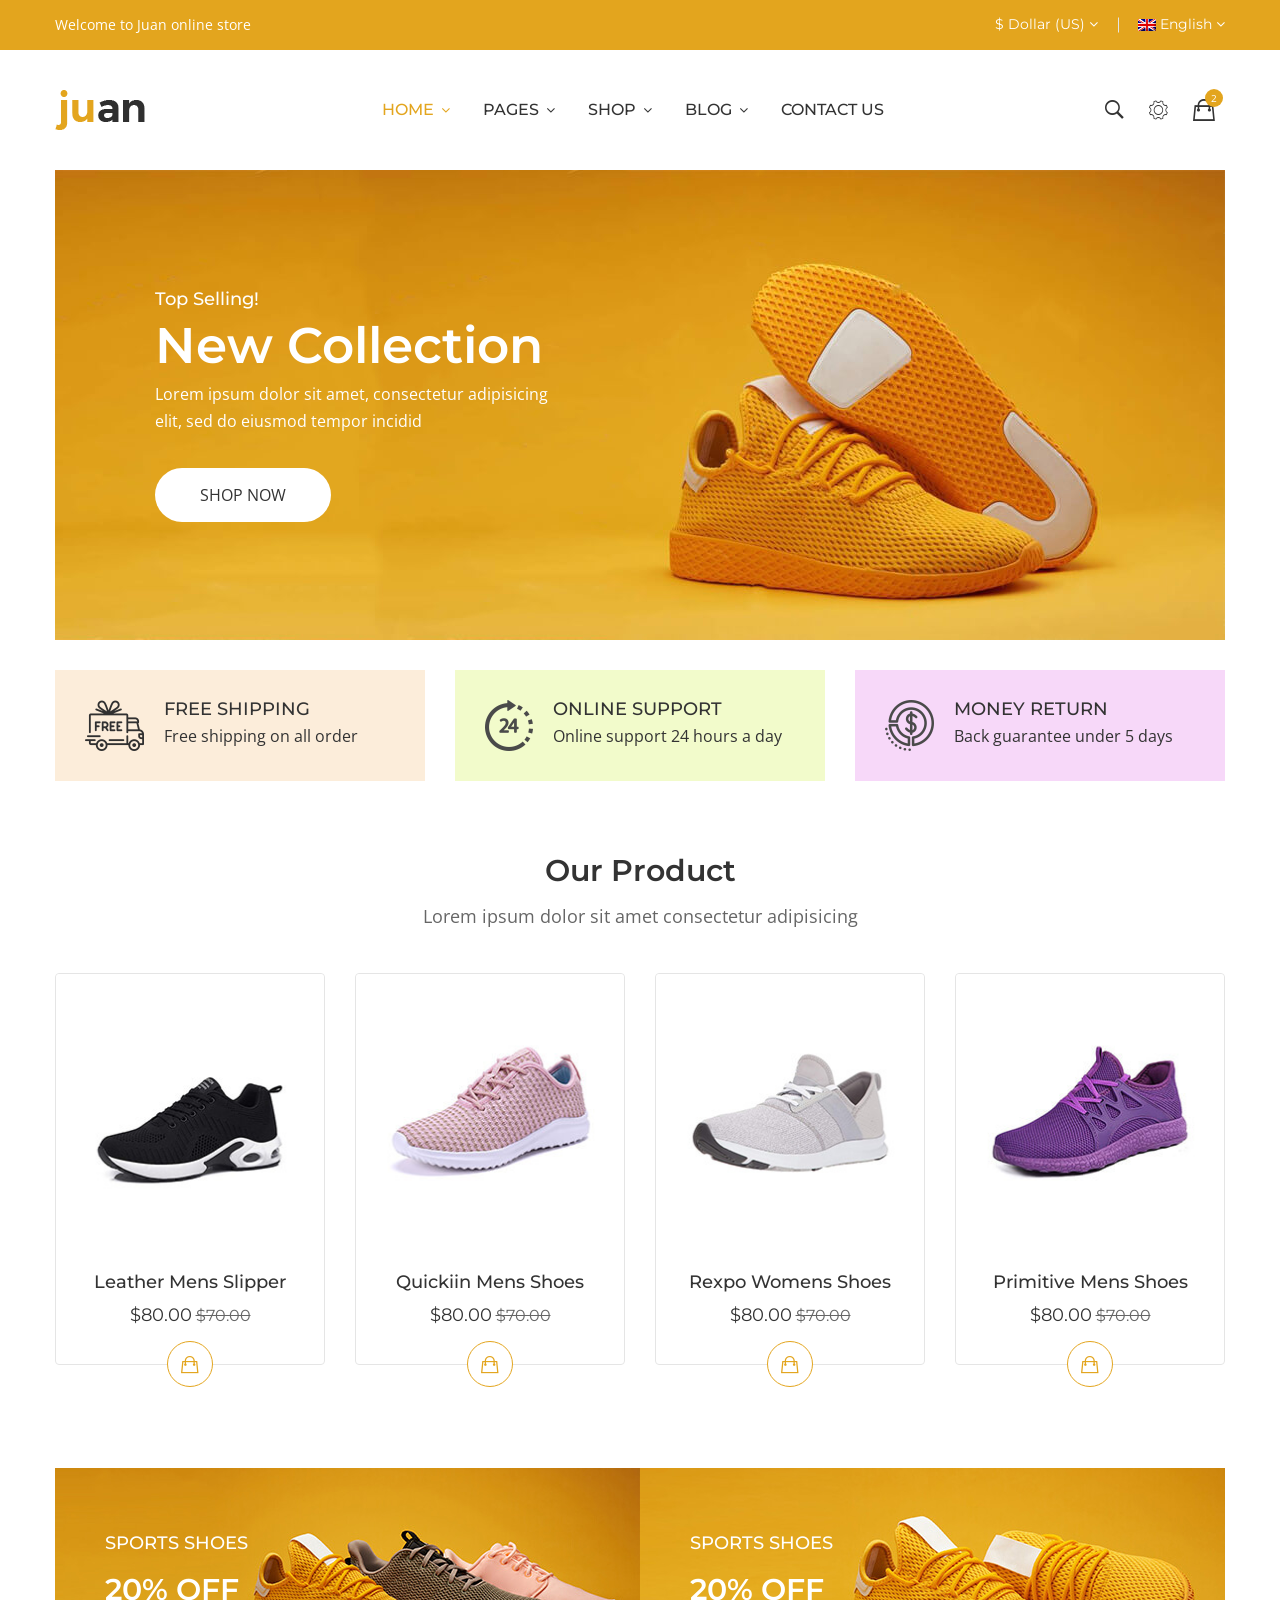
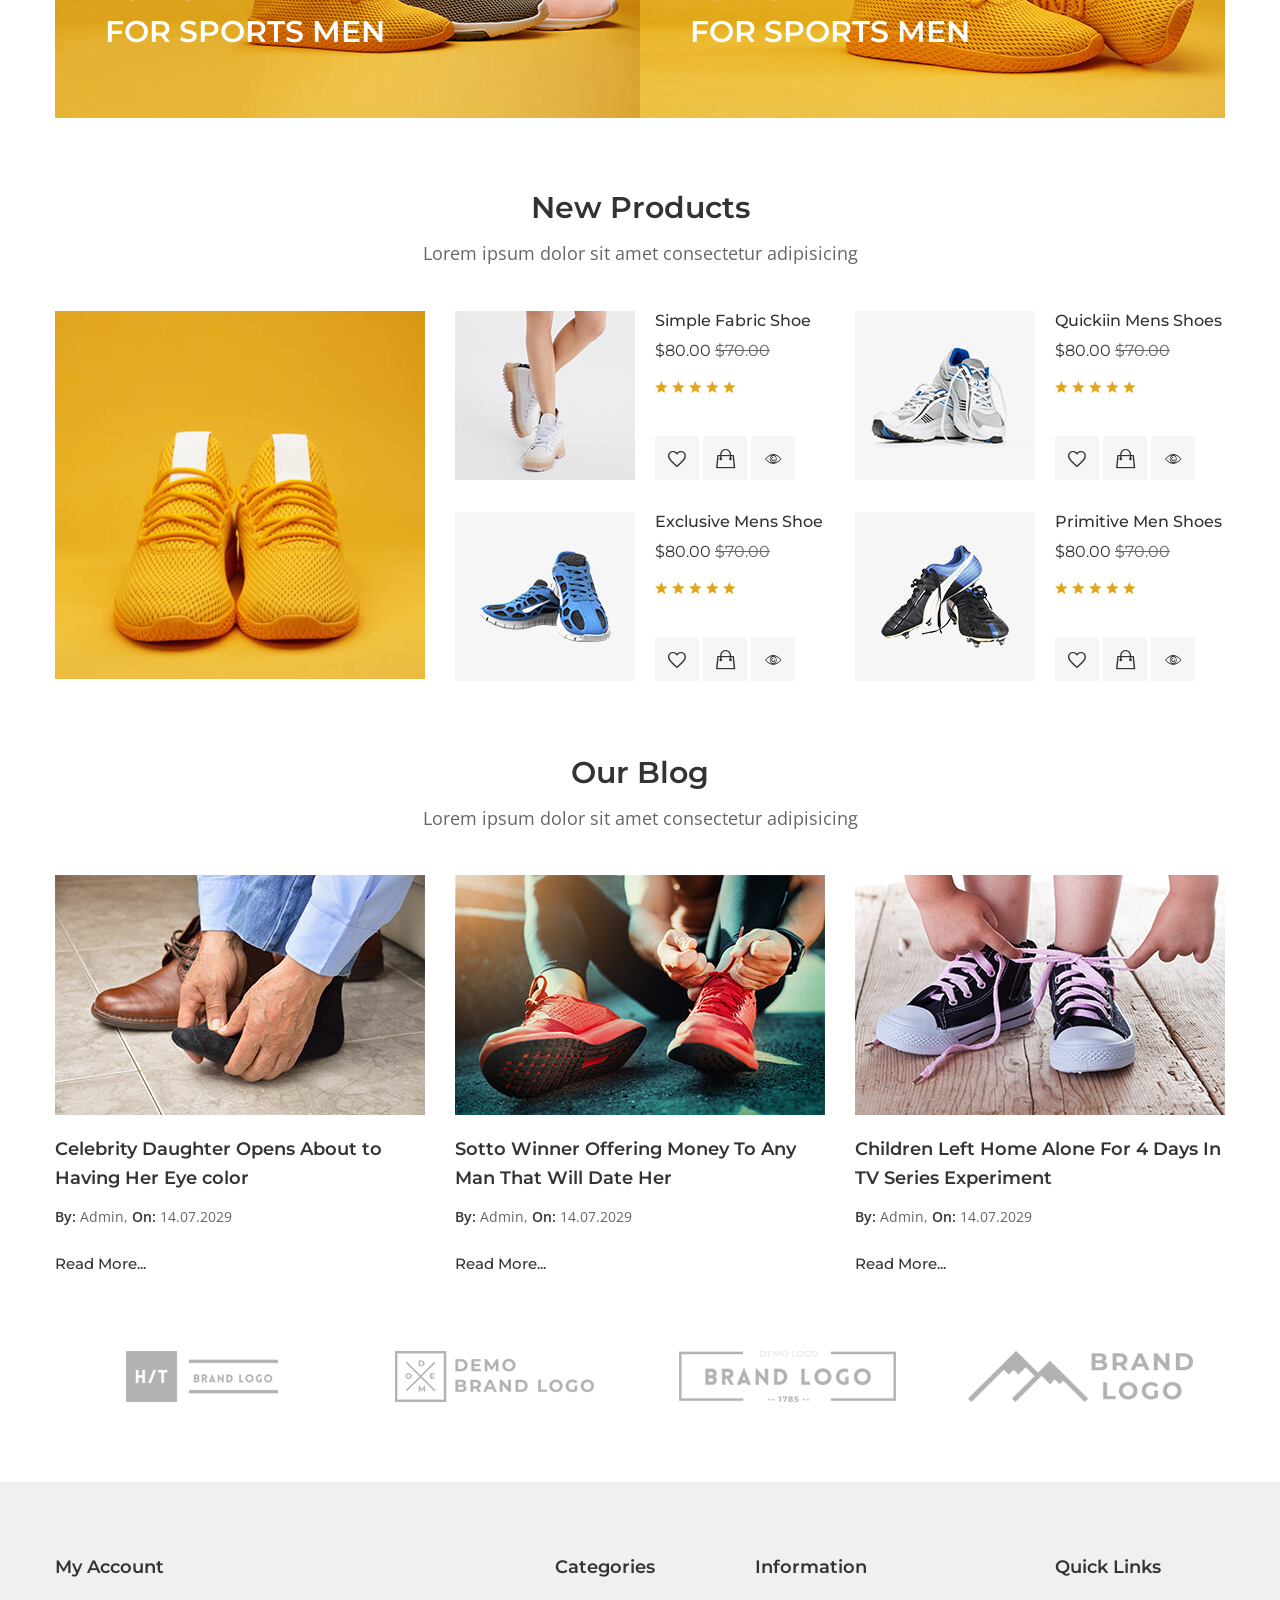
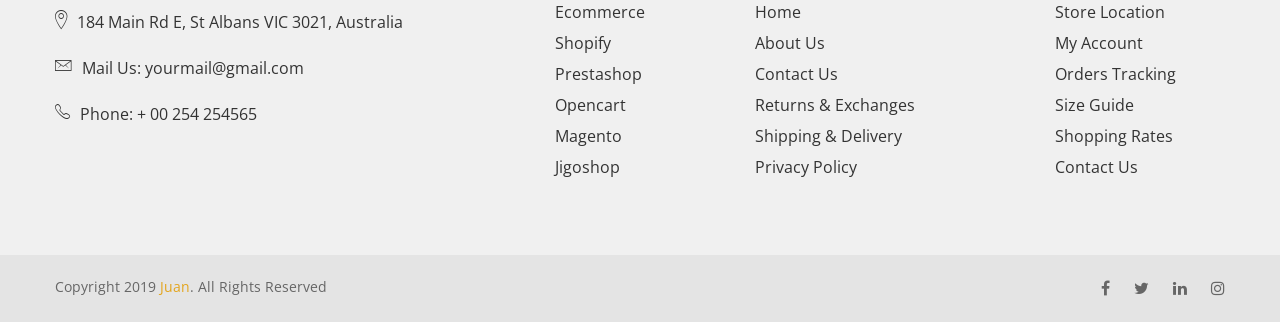
<file: index.html>
<!DOCTYPE html>
<html class="no-js" lang="zxx">
  <head>
    <meta charset="utf-8" />
    <meta http-equiv="X-UA-Compatible" content="IE=edge" />
    <meta name="viewport" content="width=device-width, initial-scale=1" />
    <meta name="description" content="meta description" />
    <title>Juan - Shoes Store HTML Template</title>
    <link
      rel="shortcut icon"
      href="./assets/img/favicon.ico"
      type="image/x-icon"
    />
    <link href="./assets/css/plugins.css" rel="stylesheet" />
    <link href="./assets/css/vendor.css" rel="stylesheet" />
    <link href="./assets/css/style.css" rel="stylesheet" />
    <script src="./assets/js/modernizr-2.8.3.min.js"></script>
  </head>

  <body>
    <header class="header-area">
      <div class="main-header d-none d-lg-block">
        <div class="header-top theme-bg">
          <div class="container">
            <div class="row align-items-center">
              <div class="col-lg-6">
                <div class="welcome-message">
                  <p>Welcome to Juan online store</p>
                </div>
              </div>
              <div class="col-lg-6 text-right">
                <div class="header-top-settings">
                  <ul class="nav align-items-center justify-content-end">
                    <li class="curreny-wrap">
                      $ Dollar (US)
                      <i class="fa fa-angle-down"></i>
                      <ul class="dropdown-list curreny-list">
                        <li><a href="#">$ usd</a></li>
                        <li><a href="#"> € EURO</a></li>
                      </ul>
                    </li>
                    <li class="language">
                      <img src="assets/img/icon/en.png" alt="flag" /> English
                      <i class="fa fa-angle-down"></i>
                      <ul class="dropdown-list">
                        <li>
                          <a href="#"
                            ><img src="assets/img/icon/en.png" alt="flag" />
                            english</a
                          >
                        </li>
                        <li>
                          <a href="#"
                            ><img src="assets/img/icon/fr.png" alt="flag" />
                            french</a
                          >
                        </li>
                      </ul>
                    </li>
                  </ul>
                </div>
              </div>
            </div>
          </div>
        </div>

        <div class="header-main-area sticky">
          <div class="container">
            <div class="row align-items-center position-relative">
              <div class="col-lg-2">
                <div class="logo">
                  <a href="index.html">
                    <img src="assets/img/logo/logo.png" alt="" />
                  </a>
                </div>
              </div>

              <div class="col-lg-8 position-static">
                <div class="main-menu-area">
                  <div class="main-menu">
                    <nav class="desktop-menu">
                      <ul>
                        <li class="active">
                          <a href="index.html"
                            >Home <i class="fa fa-angle-down"></i
                          ></a>
                          <ul class="dropdown">
                            <li><a href="index.html">Home version 01</a></li>
                            <li><a href="index-2.html">Home version 02</a></li>
                          </ul>
                        </li>
                        <li class="static">
                          <a href="#">pages <i class="fa fa-angle-down"></i></a>
                          <ul class="megamenu dropdown">
                            <li class="mega-title">
                              <a href="#">column 01</a>
                              <ul>
                                <li>
                                  <a href="shop.html">shop grid left sidebar</a>
                                </li>
                                <li>
                                  <a href="shop-grid-right-sidebar.html"
                                    >shop grid right sidebar</a
                                  >
                                </li>
                                <li>
                                  <a href="shop-list-left-sidebar.html"
                                    >shop list left sidebar</a
                                  >
                                </li>
                                <li>
                                  <a href="shop-list-right-sidebar.html"
                                    >shop list right sidebar</a
                                  >
                                </li>
                              </ul>
                            </li>
                            <li class="mega-title">
                              <a href="#">column 02</a>
                              <ul>
                                <li>
                                  <a href="product-details.html"
                                    >product details</a
                                  >
                                </li>
                                <li>
                                  <a href="product-details-affiliate.html"
                                    >product details affiliate</a
                                  >
                                </li>
                                <li>
                                  <a href="product-details-variable.html"
                                    >product details variable</a
                                  >
                                </li>
                                <li>
                                  <a href="product-details-group.html"
                                    >product details group</a
                                  >
                                </li>
                              </ul>
                            </li>
                            <li class="mega-title">
                              <a href="#">column 03</a>
                              <ul>
                                <li><a href="cart.html">cart</a></li>
                                <li><a href="checkout.html">checkout</a></li>
                                <li><a href="compare.html">compare</a></li>
                                <li><a href="wishlist.html">wishlist</a></li>
                              </ul>
                            </li>
                            <li class="mega-title">
                              <a href="#">column 04</a>
                              <ul>
                                <li>
                                  <a href="my-account.html">my-account</a>
                                </li>
                                <li>
                                  <a href="login-register.html"
                                    >login-register</a
                                  >
                                </li>
                                <li>
                                  <a href="contact-us.html">contact us</a>
                                </li>
                              </ul>
                            </li>
                          </ul>
                        </li>
                        <li>
                          <a href="shop.html"
                            >shop <i class="fa fa-angle-down"></i
                          ></a>
                          <ul class="dropdown">
                            <li>
                              <a href="#"
                                >shop grid layout
                                <i class="fa fa-angle-right"></i
                              ></a>
                              <ul class="dropdown">
                                <li>
                                  <a href="shop.html">shop grid left sidebar</a>
                                </li>
                                <li>
                                  <a href="shop-grid-right-sidebar.html"
                                    >shop grid right sidebar</a
                                  >
                                </li>
                                <li>
                                  <a href="shop-grid-full-3-col.html"
                                    >shop grid full 3 col</a
                                  >
                                </li>
                                <li>
                                  <a href="shop-grid-full-4-col.html"
                                    >shop grid full 4 col</a
                                  >
                                </li>
                              </ul>
                            </li>
                            <li>
                              <a href="#"
                                >shop list layout
                                <i class="fa fa-angle-right"></i
                              ></a>
                              <ul class="dropdown">
                                <li>
                                  <a href="shop-list-left-sidebar.html"
                                    >shop list left sidebar</a
                                  >
                                </li>
                                <li>
                                  <a href="shop-list-right-sidebar.html"
                                    >shop list right sidebar</a
                                  >
                                </li>
                                <li>
                                  <a href="shop-list-full-width.html"
                                    >shop list full width</a
                                  >
                                </li>
                              </ul>
                            </li>
                            <li>
                              <a href="#"
                                >products details
                                <i class="fa fa-angle-right"></i
                              ></a>
                              <ul class="dropdown">
                                <li>
                                  <a href="product-details.html"
                                    >product details</a
                                  >
                                </li>
                                <li>
                                  <a href="product-details-affiliate.html"
                                    >product details affiliate</a
                                  >
                                </li>
                                <li>
                                  <a href="product-details-variable.html"
                                    >product details variable</a
                                  >
                                </li>
                                <li>
                                  <a href="product-details-group.html"
                                    >product details group</a
                                  >
                                </li>
                              </ul>
                            </li>
                          </ul>
                        </li>
                        <li>
                          <a href="blog-left-sidebar.html"
                            >Blog <i class="fa fa-angle-down"></i
                          ></a>
                          <ul class="dropdown">
                            <li>
                              <a href="blog-left-sidebar.html"
                                >blog left sidebar</a
                              >
                            </li>
                            <li>
                              <a href="blog-right-sidebar.html"
                                >blog right sidebar</a
                              >
                            </li>
                            <li>
                              <a href="blog-grid-full-width.html"
                                >blog grid no sidebar</a
                              >
                            </li>
                            <li>
                              <a href="blog-details.html">blog details</a>
                            </li>
                            <li>
                              <a href="blog-details-audio.html"
                                >blog details audio</a
                              >
                            </li>
                            <li>
                              <a href="blog-details-video.html"
                                >blog details video</a
                              >
                            </li>
                            <li>
                              <a href="blog-details-left-sidebar.html"
                                >blog details left sidebar</a
                              >
                            </li>
                          </ul>
                        </li>
                        <li><a href="contact-us.html">Contact us</a></li>
                      </ul>
                    </nav>
                  </div>
                </div>
              </div>

              <div class="col-lg-2">
                <div class="header-configure-wrapper">
                  <div class="header-configure-area">
                    <ul class="nav justify-content-end">
                      <li>
                        <a href="#" class="offcanvas-btn">
                          <i class="ion-ios-search-strong"></i>
                        </a>
                      </li>
                      <li class="user-hover">
                        <a href="#">
                          <i class="ion-ios-gear-outline"></i>
                        </a>
                        <ul class="dropdown-list">
                          <li><a href="login-register.html">login</a></li>
                          <li><a href="login-register.html">register</a></li>
                          <li><a href="my-account.html">my account</a></li>
                        </ul>
                      </li>
                      <li>
                        <a href="#" class="minicart-btn">
                          <i class="ion-bag"></i>
                          <div class="notification">2</div>
                        </a>
                      </li>
                    </ul>
                  </div>
                </div>
              </div>
            </div>
          </div>
        </div>
      </div>

      <div class="mobile-header d-lg-none d-md-block sticky">
        <div class="container">
          <div class="row align-items-center">
            <div class="col-12">
              <div class="mobile-main-header">
                <div class="mobile-logo">
                  <a href="index.html">
                    <img src="assets/img/logo/logo.png" alt="Brand Logo" />
                  </a>
                </div>
                <div class="mobile-menu-toggler">
                  <div class="mini-cart-wrap">
                    <a href="cart.html">
                      <i class="ion-bag"></i>
                    </a>
                  </div>
                  <div class="mobile-menu-btn">
                    <div class="off-canvas-btn">
                      <i class="ion-navicon"></i>
                    </div>
                  </div>
                </div>
              </div>
            </div>
          </div>
        </div>
      </div>
    </header>

    <aside class="off-canvas-wrapper">
      <div class="off-canvas-overlay"></div>
      <div class="off-canvas-inner-content">
        <div class="btn-close-off-canvas">
          <i class="ion-android-close"></i>
        </div>

        <div class="off-canvas-inner">
          <div class="search-box-offcanvas">
            <form>
              <input type="text" placeholder="Search Here..." />
              <button class="search-btn">
                <i class="ion-ios-search-strong"></i>
              </button>
            </form>
          </div>

          <div class="mobile-navigation">
            <nav>
              <ul class="mobile-menu">
                <li class="menu-item-has-children">
                  <a href="index.html">Home</a>
                  <ul class="dropdown">
                    <li><a href="index.html">Home version 01</a></li>
                    <li><a href="index-2.html">Home version 02</a></li>
                  </ul>
                </li>
                <li class="menu-item-has-children">
                  <a href="#">pages</a>
                  <ul class="megamenu dropdown">
                    <li class="mega-title menu-item-has-children">
                      <a href="#">column 01</a>
                      <ul class="dropdown">
                        <li><a href="shop.html">shop grid left sidebar</a></li>
                        <li>
                          <a href="shop-grid-right-sidebar.html"
                            >shop grid right sidebar</a
                          >
                        </li>
                        <li>
                          <a href="shop-list-left-sidebar.html"
                            >shop list left sidebar</a
                          >
                        </li>
                        <li>
                          <a href="shop-list-right-sidebar.html"
                            >shop list right sidebar</a
                          >
                        </li>
                      </ul>
                    </li>
                    <li class="mega-title menu-item-has-children">
                      <a href="#">column 02</a>
                      <ul class="dropdown">
                        <li>
                          <a href="product-details.html">product details</a>
                        </li>
                        <li>
                          <a href="product-details-affiliate.html"
                            >product details affiliate</a
                          >
                        </li>
                        <li>
                          <a href="product-details-variable.html"
                            >product details variable</a
                          >
                        </li>
                        <li>
                          <a href="product-details-group.html"
                            >product details group</a
                          >
                        </li>
                      </ul>
                    </li>
                    <li class="mega-title menu-item-has-children">
                      <a href="#">column 03</a>
                      <ul class="dropdown">
                        <li><a href="cart.html">cart</a></li>
                        <li><a href="checkout.html">checkout</a></li>
                        <li><a href="compare.html">compare</a></li>
                        <li><a href="wishlist.html">wishlist</a></li>
                      </ul>
                    </li>
                    <li class="mega-title menu-item-has-children">
                      <a href="#">column 04</a>
                      <ul class="dropdown">
                        <li><a href="my-account.html">my-account</a></li>
                        <li>
                          <a href="login-register.html">login-register</a>
                        </li>
                        <li><a href="contact-us.html">contact us</a></li>
                      </ul>
                    </li>
                  </ul>
                </li>
                <li class="menu-item-has-children">
                  <a href="#">shop</a>
                  <ul class="dropdown">
                    <li class="menu-item-has-children">
                      <a href="#">shop grid layout</a>
                      <ul class="dropdown">
                        <li><a href="shop.html">shop grid left sidebar</a></li>
                        <li>
                          <a href="shop-grid-right-sidebar.html"
                            >shop grid right sidebar</a
                          >
                        </li>
                        <li>
                          <a href="shop-grid-full-3-col.html"
                            >shop grid full 3 col</a
                          >
                        </li>
                        <li>
                          <a href="shop-grid-full-4-col.html"
                            >shop grid full 4 col</a
                          >
                        </li>
                      </ul>
                    </li>
                    <li class="menu-item-has-children">
                      <a href="#">shop list layout</a>
                      <ul class="dropdown">
                        <li>
                          <a href="shop-list-left-sidebar.html"
                            >shop list left sidebar</a
                          >
                        </li>
                        <li>
                          <a href="shop-list-right-sidebar.html"
                            >shop list right sidebar</a
                          >
                        </li>
                        <li>
                          <a href="shop-list-full-width.html"
                            >shop list full width</a
                          >
                        </li>
                      </ul>
                    </li>
                    <li class="menu-item-has-children">
                      <a href="#">products details</a>
                      <ul class="dropdown">
                        <li>
                          <a href="product-details.html">product details</a>
                        </li>
                        <li>
                          <a href="product-details-affiliate.html"
                            >product details affiliate</a
                          >
                        </li>
                        <li>
                          <a href="product-details-variable.html"
                            >product details variable</a
                          >
                        </li>
                        <li>
                          <a href="product-details-group.html"
                            >product details group</a
                          >
                        </li>
                      </ul>
                    </li>
                  </ul>
                </li>
                <li class="menu-item-has-children">
                  <a href="#">Blog</a>
                  <ul class="dropdown">
                    <li>
                      <a href="blog-left-sidebar.html">blog left sidebar</a>
                    </li>
                    <li>
                      <a href="blog-right-sidebar.html">blog right sidebar</a>
                    </li>
                    <li>
                      <a href="blog-grid-full-width.html"
                        >blog grid no sidebar</a
                      >
                    </li>
                    <li><a href="blog-details.html">blog details</a></li>
                    <li>
                      <a href="blog-details-audio.html">blog details audio</a>
                    </li>
                    <li>
                      <a href="blog-details-video.html">blog details video</a>
                    </li>
                    <li>
                      <a href="blog-details-left-sidebar.html"
                        >blog details left sidebar</a
                      >
                    </li>
                  </ul>
                </li>
                <li><a href="contact-us.html">Contact us</a></li>
              </ul>
            </nav>
          </div>

          <div class="mobile-settings">
            <ul class="nav">
              <li>
                <div class="dropdown mobile-top-dropdown">
                  <a
                    href="#"
                    class="dropdown-toggle"
                    id="currency"
                    data-toggle="dropdown"
                    aria-haspopup="true"
                    aria-expanded="false"
                  >
                    Currency
                    <i class="fa fa-angle-down"></i>
                  </a>
                  <div class="dropdown-menu" aria-labelledby="currency">
                    <a class="dropdown-item" href="#">$ USD</a>
                    <a class="dropdown-item" href="#">$ EURO</a>
                  </div>
                </div>
              </li>
              <li>
                <div class="dropdown mobile-top-dropdown">
                  <a
                    href="#"
                    class="dropdown-toggle"
                    id="myaccount"
                    data-toggle="dropdown"
                    aria-haspopup="true"
                    aria-expanded="false"
                  >
                    My Account
                    <i class="fa fa-angle-down"></i>
                  </a>
                  <div class="dropdown-menu" aria-labelledby="myaccount">
                    <a class="dropdown-item" href="my-account.html"
                      >my account</a
                    >
                    <a class="dropdown-item" href="login-register.html">
                      login</a
                    >
                    <a class="dropdown-item" href="login-register.html"
                      >register</a
                    >
                  </div>
                </div>
              </li>
            </ul>
          </div>

          <div class="offcanvas-widget-area">
            <div class="off-canvas-contact-widget">
              <ul>
                <li>
                  <i class="fa fa-mobile"></i>
                  <a href="#">0123456789</a>
                </li>
                <li>
                  <i class="fa fa-envelope-o"></i>
                  <a href="#">info@yourdomain.com</a>
                </li>
              </ul>
            </div>
            <div class="off-canvas-social-widget">
              <a href="#"><i class="fa fa-facebook"></i></a>
              <a href="#"><i class="fa fa-twitter"></i></a>
              <a href="#"><i class="fa fa-pinterest-p"></i></a>
              <a href="#"><i class="fa fa-linkedin"></i></a>
              <a href="#"><i class="fa fa-youtube-play"></i></a>
            </div>
          </div>
        </div>
      </div>
    </aside>

    <main>
      <section class="hero-slider">
        <div class="container">
          <div class="row">
            <div class="col-12">
              <div
                class="hero-slider-active slick-arrow-style slick-arrow-style_hero slick-dot-style"
              >
                <div class="hero-single-slide">
                  <div
                    class="hero-slider-item bg-img"
                    data-bg="assets/img/slider/slider-1.jpg"
                  >
                    <div class="hero-slider-content slide-1">
                      <h5 class="slide-subtitle">Top Selling!</h5>
                      <h2 class="slide-title">New Collection</h2>
                      <p class="slide-desc">
                        Lorem ipsum dolor sit amet, consectetur adipisicing
                        elit, sed do eiusmod tempor incidid
                      </p>
                      <a href="shop.html" class="btn btn-hero">SHOP NOW</a>
                    </div>
                  </div>
                </div>

                <div class="hero-single-slide">
                  <div
                    class="hero-slider-item bg-img"
                    data-bg="assets/img/slider/slider-2.jpg"
                  >
                    <div class="hero-slider-content slide-1">
                      <h5 class="slide-subtitle">Best Selling!</h5>
                      <h2 class="slide-title">Top Collection</h2>
                      <p class="slide-desc">
                        Lorem ipsum dolor sit amet, consectetur adipisicing
                        elit, sed do eiusmod tempor incidid
                      </p>
                      <a href="shop.html" class="btn btn-hero">SHOP NOW</a>
                    </div>
                  </div>
                </div>
              </div>
            </div>
          </div>
        </div>
      </section>

      <section class="service-policy-area">
        <div class="container">
          <div class="row">
            <div class="col-lg-4">
              <div class="service-policy-item mt-30 bg-1">
                <div class="policy-icon">
                  <img src="assets/img/icon/policy-1.png" alt="policy icon" />
                </div>
                <div class="policy-content">
                  <h5 class="policy-title">FREE SHIPPING</h5>
                  <p class="policy-desc">Free shipping on all order</p>
                </div>
              </div>
            </div>

            <div class="col-lg-4">
              <div class="service-policy-item mt-30 bg-2">
                <div class="policy-icon">
                  <img src="assets/img/icon/policy-2.png" alt="policy icon" />
                </div>
                <div class="policy-content">
                  <h5 class="policy-title">ONLINE SUPPORT</h5>
                  <p class="policy-desc">Online support 24 hours a day</p>
                </div>
              </div>
            </div>

            <div class="col-lg-4">
              <div class="service-policy-item mt-30 bg-3">
                <div class="policy-icon">
                  <img src="assets/img/icon/policy-3.png" alt="policy icon" />
                </div>
                <div class="policy-content">
                  <h5 class="policy-title">MONEY RETURN</h5>
                  <p class="policy-desc">Back guarantee under 5 days</p>
                </div>
              </div>
            </div>
          </div>
        </div>
      </section>

      <section class="our-product section-padding">
        <div class="container">
          <div class="row">
            <div class="col-12">
              <div class="section-title text-center">
                <h2 class="title">Our Product</h2>
                <p class="sub-title">
                  Lorem ipsum dolor sit amet consectetur adipisicing
                </p>
              </div>
            </div>
          </div>
          <div class="row">
            <div class="col-12">
              <div
                class="product-carousel-4 mbn-50 slick-row-15 slick-arrow-style"
              >
                <div class="product-item mb-50">
                  <div class="product-thumb">
                    <a href="product-details.html">
                      <img src="assets/img/product/product-1.jpg" alt="" />
                    </a>
                  </div>
                  <div class="product-content">
                    <h5 class="product-name">
                      <a href="product-details.html">Leather Mens Slipper</a>
                    </h5>
                    <div class="price-box">
                      <span class="price-regular">$80.00</span>
                      <span class="price-old"><del>$70.00</del></span>
                    </div>
                    <div class="product-action-link">
                      <a href="#" data-toggle="tooltip" title="Wishlist"
                        ><i class="ion-android-favorite-outline"></i
                      ></a>
                      <a href="#" data-toggle="tooltip" title="Add To Cart"
                        ><i class="ion-bag"></i
                      ></a>
                      <a href="#" data-toggle="modal" data-target="#quick_view">
                        <span data-toggle="tooltip" title="Quick View"
                          ><i class="ion-ios-eye-outline"></i
                        ></span>
                      </a>
                    </div>
                  </div>
                </div>

                <div class="product-item mb-50">
                  <div class="product-thumb">
                    <a href="product-details.html">
                      <img src="assets/img/product/product-2.jpg" alt="" />
                    </a>
                  </div>
                  <div class="product-content">
                    <h5 class="product-name">
                      <a href="product-details.html">Quickiin Mens shoes</a>
                    </h5>
                    <div class="price-box">
                      <span class="price-regular">$80.00</span>
                      <span class="price-old"><del>$70.00</del></span>
                    </div>
                    <div class="product-action-link">
                      <a href="#" data-toggle="tooltip" title="Wishlist"
                        ><i class="ion-android-favorite-outline"></i
                      ></a>
                      <a href="#" data-toggle="tooltip" title="Add To Cart"
                        ><i class="ion-bag"></i
                      ></a>
                      <a href="#" data-toggle="modal" data-target="#quick_view">
                        <span data-toggle="tooltip" title="Quick View"
                          ><i class="ion-ios-eye-outline"></i
                        ></span>
                      </a>
                    </div>
                  </div>
                </div>

                <div class="product-item mb-50">
                  <div class="product-thumb">
                    <a href="product-details.html">
                      <img src="assets/img/product/product-3.jpg" alt="" />
                    </a>
                  </div>
                  <div class="product-content">
                    <h5 class="product-name">
                      <a href="product-details.html">Rexpo Womens shoes</a>
                    </h5>
                    <div class="price-box">
                      <span class="price-regular">$80.00</span>
                      <span class="price-old"><del>$70.00</del></span>
                    </div>
                    <div class="product-action-link">
                      <a href="#" data-toggle="tooltip" title="Wishlist"
                        ><i class="ion-android-favorite-outline"></i
                      ></a>
                      <a href="#" data-toggle="tooltip" title="Add To Cart"
                        ><i class="ion-bag"></i
                      ></a>
                      <a href="#" data-toggle="modal" data-target="#quick_view">
                        <span data-toggle="tooltip" title="Quick View"
                          ><i class="ion-ios-eye-outline"></i
                        ></span>
                      </a>
                    </div>
                  </div>
                </div>

                <div class="product-item mb-50">
                  <div class="product-thumb">
                    <a href="product-details.html">
                      <img src="assets/img/product/product-4.jpg" alt="" />
                    </a>
                  </div>
                  <div class="product-content">
                    <h5 class="product-name">
                      <a href="product-details.html">Primitive Mens shoes</a>
                    </h5>
                    <div class="price-box">
                      <span class="price-regular">$80.00</span>
                      <span class="price-old"><del>$70.00</del></span>
                    </div>
                    <div class="product-action-link">
                      <a href="#" data-toggle="tooltip" title="Wishlist"
                        ><i class="ion-android-favorite-outline"></i
                      ></a>
                      <a href="#" data-toggle="tooltip" title="Add To Cart"
                        ><i class="ion-bag"></i
                      ></a>
                      <a href="#" data-toggle="modal" data-target="#quick_view">
                        <span data-toggle="tooltip" title="Quick View"
                          ><i class="ion-ios-eye-outline"></i
                        ></span>
                      </a>
                    </div>
                  </div>
                </div>

                <div class="product-item mb-50">
                  <div class="product-thumb">
                    <a href="product-details.html">
                      <img src="assets/img/product/product-5.jpg" alt="" />
                    </a>
                  </div>
                  <div class="product-content">
                    <h5 class="product-name">
                      <a href="product-details.html">Leather Mens Slipper</a>
                    </h5>
                    <div class="price-box">
                      <span class="price-regular">$80.00</span>
                      <span class="price-old"><del>$70.00</del></span>
                    </div>
                    <div class="product-action-link">
                      <a href="#" data-toggle="tooltip" title="Wishlist"
                        ><i class="ion-android-favorite-outline"></i
                      ></a>
                      <a href="#" data-toggle="tooltip" title="Add To Cart"
                        ><i class="ion-bag"></i
                      ></a>
                      <a href="#" data-toggle="modal" data-target="#quick_view">
                        <span data-toggle="tooltip" title="Quick View"
                          ><i class="ion-ios-eye-outline"></i
                        ></span>
                      </a>
                    </div>
                  </div>
                </div>
              </div>
            </div>
          </div>
        </div>
      </section>

      <div class="banner-statistics">
        <div class="container">
          <div class="row no-gutters mtn-30">
            <div class="col-md-6">
              <div class="img-container mt-30">
                <a href="product-details.html">
                  <img src="assets/img/banner/banner-1.jpg" alt="banner-image" />
                </a>
                <div class="banner-text">
                  <h5 class="banner-subtitle">sports shoes</h5>
                  <h3 class="banner-title">20% Off<br />For Sports men</h3>
                </div>
              </div>
            </div>
            <div class="col-md-6">
              <div class="img-container mt-30">
                <a href="product-details.html">
                  <img src="assets/img/banner/banner-2.jpg" alt="banner-image" />
                </a>
                <div class="banner-text">
                  <h5 class="banner-subtitle">sports shoes</h5>
                  <h3 class="banner-title">20% Off<br />For Sports men</h3>
                </div>
              </div>
            </div>
          </div>
        </div>
      </div>

      <section class="top-seller-area section-padding">
        <div class="container">
          <div class="row">
            <div class="col-12">
              <div class="section-title text-center">
                <h2 class="title">New Products</h2>
                <p class="sub-title">
                  Lorem ipsum dolor sit amet consectetur adipisicing
                </p>
              </div>
            </div>
          </div>
          <div class="row">
            <div class="col-xl-4 col-lg-5 col-md-5">
              <div class="product-banner">
                <a href="#">
                  <img src="assets/img/banner/banner-3.jpg" alt="product banner" />
                </a>
              </div>
            </div>
            <div class="col-xl-8 col-lg-7 col-md-7">
              <div class="top-seller-carousel slick-row-15 mtn-30">
                <div class="slide-item">
                  <div class="pro-item-small mt-30">
                    <div class="product-thumb">
                      <a href="product-details.html">
                        <img src="assets/img/product/pro-small-1.jpg" alt="" />
                      </a>
                    </div>
                    <div class="pro-small-content">
                      <h6 class="product-name">
                        <a href="product-details.html">Simple Fabric Shoe</a>
                      </h6>
                      <div class="price-box">
                        <span class="price-regular">$80.00</span>
                        <span class="price-old"><del>$70.00</del></span>
                      </div>
                      <div class="ratings">
                        <span><i class="ion-android-star"></i></span>
                        <span><i class="ion-android-star"></i></span>
                        <span><i class="ion-android-star"></i></span>
                        <span><i class="ion-android-star"></i></span>
                        <span><i class="ion-android-star"></i></span>
                      </div>
                      <div class="product-link-2">
                        <a href="#" data-toggle="tooltip" title="Wishlist"
                          ><i class="ion-android-favorite-outline"></i
                        ></a>
                        <a href="#" data-toggle="tooltip" title="Add To Cart"
                          ><i class="ion-bag"></i
                        ></a>
                        <a href="#" data-toggle="modal" data-target="#quick_view">
                          <span data-toggle="tooltip" title="Quick View"
                            ><i class="ion-ios-eye-outline"></i
                          ></span>
                        </a>
                      </div>
                    </div>
                  </div>
                </div>

                <div class="slide-item">
                  <div class="pro-item-small mt-30">
                    <div class="product-thumb">
                      <a href="product-details.html">
                        <img src="assets/img/product/pro-small-2.jpg" alt="" />
                      </a>
                    </div>
                    <div class="pro-small-content">
                      <h6 class="product-name">
                        <a href="product-details.html">exclusive mens shoe</a>
                      </h6>
                      <div class="price-box">
                        <span class="price-regular">$80.00</span>
                        <span class="price-old"><del>$70.00</del></span>
                      </div>
                      <div class="ratings">
                        <span><i class="ion-android-star"></i></span>
                        <span><i class="ion-android-star"></i></span>
                        <span><i class="ion-android-star"></i></span>
                        <span><i class="ion-android-star"></i></span>
                        <span><i class="ion-android-star"></i></span>
                      </div>
                      <div class="product-link-2">
                        <a href="#" data-toggle="tooltip" title="Wishlist"
                          ><i class="ion-android-favorite-outline"></i
                        ></a>
                        <a href="#" data-toggle="tooltip" title="Add To Cart"
                          ><i class="ion-bag"></i
                        ></a>
                        <a href="#" data-toggle="modal" data-target="#quick_view">
                          <span data-toggle="tooltip" title="Quick View"
                            ><i class="ion-ios-eye-outline"></i
                          ></span>
                        </a>
                      </div>
                    </div>
                  </div>
                </div>

                <div class="slide-item">
                  <div class="pro-item-small mt-30">
                    <div class="product-thumb">
                      <a href="product-details.html">
                        <img src="assets/img/product/pro-small-3.jpg" alt="" />
                      </a>
                    </div>
                    <div class="pro-small-content">
                      <h6 class="product-name">
                        <a href="product-details.html">Quickiin Mens shoes</a>
                      </h6>
                      <div class="price-box">
                        <span class="price-regular">$80.00</span>
                        <span class="price-old"><del>$70.00</del></span>
                      </div>
                      <div class="ratings">
                        <span><i class="ion-android-star"></i></span>
                        <span><i class="ion-android-star"></i></span>
                        <span><i class="ion-android-star"></i></span>
                        <span><i class="ion-android-star"></i></span>
                        <span><i class="ion-android-star"></i></span>
                      </div>
                      <div class="product-link-2">
                        <a href="#" data-toggle="tooltip" title="Wishlist"
                          ><i class="ion-android-favorite-outline"></i
                        ></a>
                        <a href="#" data-toggle="tooltip" title="Add To Cart"
                          ><i class="ion-bag"></i
                        ></a>
                        <a href="#" data-toggle="modal" data-target="#quick_view">
                          <span data-toggle="tooltip" title="Quick View"
                            ><i class="ion-ios-eye-outline"></i
                          ></span>
                        </a>
                      </div>
                    </div>
                  </div>
                </div>

                <div class="slide-item">
                  <div class="pro-item-small mt-30">
                    <div class="product-thumb">
                      <a href="product-details.html">
                        <img src="assets/img/product/pro-small-4.jpg" alt="" />
                      </a>
                    </div>
                    <div class="pro-small-content">
                      <h6 class="product-name">
                        <a href="product-details.html">Primitive Men shoes</a>
                      </h6>
                      <div class="price-box">
                        <span class="price-regular">$80.00</span>
                        <span class="price-old"><del>$70.00</del></span>
                      </div>
                      <div class="ratings">
                        <span><i class="ion-android-star"></i></span>
                        <span><i class="ion-android-star"></i></span>
                        <span><i class="ion-android-star"></i></span>
                        <span><i class="ion-android-star"></i></span>
                        <span><i class="ion-android-star"></i></span>
                      </div>
                      <div class="product-link-2">
                        <a href="#" data-toggle="tooltip" title="Wishlist"
                          ><i class="ion-android-favorite-outline"></i
                        ></a>
                        <a href="#" data-toggle="tooltip" title="Add To Cart"
                          ><i class="ion-bag"></i
                        ></a>
                        <a href="#" data-toggle="modal" data-target="#quick_view">
                          <span data-toggle="tooltip" title="Quick View"
                            ><i class="ion-ios-eye-outline"></i
                          ></span>
                        </a>
                      </div>
                    </div>
                  </div>
                </div>

                <div class="slide-item">
                  <div class="pro-item-small mt-30">
                    <div class="product-thumb">
                      <a href="product-details.html">
                        <img src="assets/img/product/pro-small-2.jpg" alt="" />
                      </a>
                    </div>
                    <div class="pro-small-content">
                      <h6 class="product-name">
                        <a href="product-details.html">Sports Mens shoes</a>
                      </h6>
                      <div class="price-box">
                        <span class="price-regular">$80.00</span>
                        <span class="price-old"><del>$70.00</del></span>
                      </div>
                      <div class="ratings">
                        <span><i class="ion-android-star"></i></span>
                        <span><i class="ion-android-star"></i></span>
                        <span><i class="ion-android-star"></i></span>
                        <span><i class="ion-android-star"></i></span>
                        <span><i class="ion-android-star"></i></span>
                      </div>
                      <div class="product-link-2">
                        <a href="#" data-toggle="tooltip" title="Wishlist"
                          ><i class="ion-android-favorite-outline"></i
                        ></a>
                        <a href="#" data-toggle="tooltip" title="Add To Cart"
                          ><i class="ion-bag"></i
                        ></a>
                        <a href="#" data-toggle="modal" data-target="#quick_view">
                          <span data-toggle="tooltip" title="Quick View"
                            ><i class="ion-ios-eye-outline"></i
                          ></span>
                        </a>
                      </div>
                    </div>
                  </div>
                </div>

                <div class="slide-item">
                  <div class="pro-item-small mt-30">
                    <div class="product-thumb">
                      <a href="product-details.html">
                        <img src="assets/img/product/pro-small-3.jpg" alt="" />
                      </a>
                    </div>
                    <div class="pro-small-content">
                      <h6 class="product-name">
                        <a href="product-details.html">Quickiin Mens shoes</a>
                      </h6>
                      <div class="price-box">
                        <span class="price-regular">$80.00</span>
                        <span class="price-old"><del>$70.00</del></span>
                      </div>
                      <div class="ratings">
                        <span><i class="ion-android-star"></i></span>
                        <span><i class="ion-android-star"></i></span>
                        <span><i class="ion-android-star"></i></span>
                        <span><i class="ion-android-star"></i></span>
                        <span><i class="ion-android-star"></i></span>
                      </div>
                      <div class="product-link-2">
                        <a href="#" data-toggle="tooltip" title="Wishlist"
                          ><i class="ion-android-favorite-outline"></i
                        ></a>
                        <a href="#" data-toggle="tooltip" title="Add To Cart"
                          ><i class="ion-bag"></i
                        ></a>
                        <a href="#" data-toggle="modal" data-target="#quick_view">
                          <span data-toggle="tooltip" title="Quick View"
                            ><i class="ion-ios-eye-outline"></i
                          ></span>
                        </a>
                      </div>
                    </div>
                  </div>
                </div>
              </div>
            </div>
          </div>
        </div>
      </section>

      <section class="latest-blog-area">
        <div class="container">
          <div class="row">
            <div class="col-12">
              <div class="section-title text-center">
                <h2 class="title">our blog</h2>
                <p class="sub-title">
                  Lorem ipsum dolor sit amet consectetur adipisicing
                </p>
              </div>
            </div>
          </div>
          <div class="row">
            <div class="col-12">
              <div class="blog-carousel-active slick-row-15">
                <div class="blog-post-item">
                  <div class="blog-thumb">
                    <a href="blog-details.html">
                      <img src="assets/img/blog/blog-1.jpg" alt="blog thumb" />
                    </a>
                  </div>
                  <div class="blog-content">
                    <h5 class="blog-title">
                      <a href="blog-details.html">
                        Celebrity Daughter Opens About to Having Her Eye color
                      </a>
                    </h5>
                    <ul class="blog-meta">
                      <li><span>By: </span>Admin,</li>
                      <li><span>On: </span>14.07.2029</li>
                    </ul>
                    <a href="blog-details.html" class="read-more"
                      >Read More...</a
                    >
                  </div>
                </div>

                <div class="blog-post-item">
                  <div class="blog-thumb">
                    <a href="blog-details.html">
                      <img src="assets/img/blog/blog-2.jpg" alt="blog thumb" />
                    </a>
                  </div>
                  <div class="blog-content">
                    <h5 class="blog-title">
                      <a href="blog-details.html">
                        Sotto Winner Offering Money To Any Man That Will Date
                        Her
                      </a>
                    </h5>
                    <ul class="blog-meta">
                      <li><span>By: </span>Admin,</li>
                      <li><span>On: </span>14.07.2029</li>
                    </ul>
                    <a href="blog-details.html" class="read-more"
                      >Read More...</a
                    >
                  </div>
                </div>

                <div class="blog-post-item">
                  <div class="blog-thumb">
                    <a href="blog-details.html">
                      <img src="assets/img/blog/blog-3.jpg" alt="blog thumb" />
                    </a>
                  </div>
                  <div class="blog-content">
                    <h5 class="blog-title">
                      <a href="blog-details.html">
                        Children Left Home Alone For 4 Days In TV Series
                        Experiment
                      </a>
                    </h5>
                    <ul class="blog-meta">
                      <li><span>By: </span>Admin,</li>
                      <li><span>On: </span>14.07.2029</li>
                    </ul>
                    <a href="blog-details.html" class="read-more"
                      >Read More...</a
                    >
                  </div>
                </div>

                <div class="blog-post-item">
                  <div class="blog-thumb">
                    <a href="blog-details.html">
                      <img src="assets/img/blog/blog-2.jpg" alt="blog thumb" />
                    </a>
                  </div>
                  <div class="blog-content">
                    <h5 class="blog-title">
                      <a href="blog-details.html">
                        People Are Willing Lie When To Comes Money Research from
                      </a>
                    </h5>
                    <ul class="blog-meta">
                      <li><span>By: </span>Admin,</li>
                      <li><span>On: </span>14.07.2029</li>
                    </ul>
                    <a href="blog-details.html" class="read-more"
                      >Read More...</a
                    >
                  </div>
                </div>
              </div>
            </div>
          </div>
        </div>
      </section>

      <div class="brand-area section-padding">
        <div class="container">
          <div class="row">
            <div class="col-12">
              <div class="brand-active-carousel">
                <div class="brand-item">
                  <a href="#">
                    <img src="assets/img/brand/br1.png" alt="brand image" />
                  </a>
                </div>
                <div class="brand-item">
                  <a href="#">
                    <img src="assets/img/brand/br2.png" alt="brand image" />
                  </a>
                </div>
                <div class="brand-item">
                  <a href="#">
                    <img src="assets/img/brand/br3.png" alt="brand image" />
                  </a>
                </div>
                <div class="brand-item">
                  <a href="#">
                    <img src="assets/img/brand/br4.png" alt="brand image" />
                  </a>
                </div>
                <div class="brand-item">
                  <a href="#">
                    <img src="assets/img/brand/br5.png" alt="brand image" />
                  </a>
                </div>
              </div>
            </div>
          </div>
        </div>
      </div>
    </main>

    <div class="modal" id="quick_view">
      <div class="modal-dialog modal-lg modal-dialog-centered">
        <div class="modal-content">
          <div class="modal-header">
            <button type="button" class="close" data-dismiss="modal">
              &times;
            </button>
          </div>
          <div class="modal-body">
            <div class="product-details-inner">
              <div class="row">
                <div class="col-lg-5">
                  <div class="product-large-slider mb-20">
                    <div class="pro-large-img img-zoom">
                      <img
                        src="assets/img/product/product-details-img1.jpg"
                        alt="product thumb"
                      />
                    </div>
                    <div class="pro-large-img img-zoom">
                      <img
                        src="assets/img/product/product-details-img2.jpg"
                        alt="product thumb"
                      />
                    </div>
                    <div class="pro-large-img img-zoom">
                      <img
                        src="assets/img/product/product-details-img3.jpg"
                        alt="product thumb"
                      />
                    </div>
                    <div class="pro-large-img img-zoom">
                      <img
                        src="assets/img/product/product-details-img4.jpg"
                        alt="product thumb"
                      />
                    </div>
                  </div>
                  <div class="pro-nav slick-row-5">
                    <div class="pro-nav-thumb">
                      <img
                        src="assets/img/product/product-details-img1.jpg"
                        alt=""
                      />
                    </div>
                    <div class="pro-nav-thumb">
                      <img
                        src="assets/img/product/product-details-img2.jpg"
                        alt=""
                      />
                    </div>
                    <div class="pro-nav-thumb">
                      <img
                        src="assets/img/product/product-details-img3.jpg"
                        alt=""
                      />
                    </div>
                    <div class="pro-nav-thumb">
                      <img
                        src="assets/img/product/product-details-img4.jpg"
                        alt=""
                      />
                    </div>
                  </div>
                </div>
                <div class="col-lg-7">
                  <div class="product-details-des">
                    <h3 class="pro-det-title">Primitive Mens Premium Shoes</h3>
                    <div class="pro-review">
                      <span><a href="#">1 Review(s)</a></span>
                    </div>
                    <div class="price-box">
                      <span class="regular-price">$70.00</span>
                      <span class="old-price"><del>$80.00</del></span>
                    </div>
                    <p>
                      Lorem ipsum dolor sit amet, consetetur sadipscing elitr,
                      sed diam nonumy eirmod tempor invidunt ut labore et dolore
                      magna aliquyam erat, sed diam voluptua.
                    </p>
                    <div
                      class="quantity-cart-box d-flex align-items-center mb-20"
                    >
                      <div class="quantity">
                        <div class="pro-qty">
                          <input type="text" value="1" />
                        </div>
                      </div>
                      <a href="cart.html" class="btn btn-default"
                        >Add To Cart</a
                      >
                    </div>
                    <div class="availability mb-20">
                      <h5 class="cat-title">Availability:</h5>
                      <span>In Stock</span>
                    </div>
                    <div class="share-icon">
                      <h5 class="cat-title">Share:</h5>
                      <a href="#"><i class="fa fa-facebook"></i></a>
                      <a href="#"><i class="fa fa-twitter"></i></a>
                      <a href="#"><i class="fa fa-pinterest"></i></a>
                      <a href="#"><i class="fa fa-google-plus"></i></a>
                    </div>
                  </div>
                </div>
              </div>
            </div>
          </div>
        </div>
      </div>
    </div>

    <footer class="footer-wrapper">
      <div class="footer-widget-area section-padding">
        <div class="container">
          <div class="row mtn-40">
            <div class="col-xl-5 col-lg-3 col-md-6">
              <div class="widget-item mt-40">
                <h5 class="widget-title">My Account</h5>
                <div class="widget-body">
                  <ul class="location-wrap">
                    <li>
                      <i class="ion-ios-location-outline"></i>184 Main Rd E, St
                      Albans VIC 3021, Australia
                    </li>
                    <li>
                      <i class="ion-ios-email-outline"></i>Mail Us:
                      <a href="mailto:yourmail@gmail.com">yourmail@gmail.com</a>
                    </li>
                    <li>
                      <i class="ion-ios-telephone-outline"></i>Phone:
                      <a href="%2b0025425456554">+ 00 254 254565</a>
                    </li>
                  </ul>
                </div>
              </div>
            </div>

            <div class="col-xl-2 col-lg-3 col-md-6">
              <div class="widget-item mt-40">
                <h5 class="widget-title">Categories</h5>
                <div class="widget-body">
                  <ul class="useful-link">
                    <li><a href="#">Ecommerce</a></li>
                    <li><a href="#">Shopify</a></li>
                    <li><a href="#">Prestashop</a></li>
                    <li><a href="#">Opencart</a></li>
                    <li><a href="#">Magento</a></li>
                    <li><a href="#">Jigoshop</a></li>
                  </ul>
                </div>
              </div>
            </div>

            <div class="col-xl-2 col-lg-3 col-md-6">
              <div class="widget-item mt-40">
                <h5 class="widget-title">Information</h5>
                <div class="widget-body">
                  <ul class="useful-link">
                    <li><a href="#">Home</a></li>
                    <li><a href="#">About Us</a></li>
                    <li><a href="#">Contact Us</a></li>
                    <li><a href="#">Returns & Exchanges</a></li>
                    <li><a href="#">Shipping & Delivery</a></li>
                    <li><a href="#">Privacy Policy</a></li>
                  </ul>
                </div>
              </div>
            </div>

            <div class="col-xl-2 col-lg-3 offset-xl-1 col-md-6">
              <div class="widget-item mt-40">
                <h5 class="widget-title">Quick Links</h5>
                <div class="widget-body">
                  <ul class="useful-link">
                    <li><a href="#">Store Location</a></li>
                    <li><a href="#">My Account</a></li>
                    <li><a href="#">Orders Tracking</a></li>
                    <li><a href="#">Size Guide</a></li>
                    <li><a href="#">Shopping Rates</a></li>
                    <li><a href="#">Contact Us</a></li>
                  </ul>
                </div>
              </div>
            </div>
          </div>
        </div>
      </div>

      <div class="footer-bottom">
        <div class="container">
          <div class="row">
            <div class="col-md-6 order-2 order-md-1">
              <div class="copyright-text text-center text-md-left">
                <p>
                  Copyright 2019 <a href="index.html">Juan</a>. All Rights
                  Reserved
                </p>
              </div>
            </div>
            <div class="col-md-6 order-1 order-md-2">
              <div class="footer-social-link text-center text-md-right">
                <a href="#"><i class="fa fa-facebook"></i></a>
                <a href="#"><i class="fa fa-twitter"></i></a>
                <a href="#"><i class="fa fa-linkedin"></i></a>
                <a href="#"><i class="fa fa-instagram"></i></a>
              </div>
            </div>
          </div>
        </div>
      </div>
    </footer>

    <div class="offcanvas-search-wrapper">
      <div class="offcanvas-search-inner">
        <div class="offcanvas-close">
          <i class="ion-android-close"></i>
        </div>
        <div class="container">
          <div class="offcanvas-search-box">
            <form class="d-flex bdr-bottom w-100">
              <input type="text" placeholder="Search entire storage here..." />
              <button class="search-btn">
                <i class="ion-ios-search-strong"></i>search
              </button>
            </form>
          </div>
        </div>
      </div>
    </div>

    <div class="offcanvas-minicart-wrapper">
      <div class="minicart-inner">
        <div class="offcanvas-overlay"></div>
        <div class="minicart-inner-content">
          <div class="minicart-close">
            <i class="ion-android-close"></i>
          </div>
          <div class="minicart-content-box">
            <div class="minicart-item-wrapper">
              <ul>
                <li class="minicart-item">
                  <div class="minicart-thumb">
                    <a href="product-details.html">
                      <img src="assets/img/cart/cart-1.jpg" alt="product" />
                    </a>
                  </div>
                  <div class="minicart-content">
                    <h3 class="product-name">
                      <a href="product-details.html"
                        >Flowers bouquet pink for all flower lovers</a
                      >
                    </h3>
                    <p>
                      <span class="cart-quantity"
                        >1 <strong>&times;</strong></span
                      >
                      <span class="cart-price">$100.00</span>
                    </p>
                  </div>
                  <button class="minicart-remove">
                    <i class="ion-android-close"></i>
                  </button>
                </li>
                <li class="minicart-item">
                  <div class="minicart-thumb">
                    <a href="product-details.html">
                      <img src="assets/img/cart/cart-2.jpg" alt="product" />
                    </a>
                  </div>
                  <div class="minicart-content">
                    <h3 class="product-name">
                      <a href="product-details.html"
                        >Jasmine flowers white for all flower lovers</a
                      >
                    </h3>
                    <p>
                      <span class="cart-quantity"
                        >1 <strong>&times;</strong></span
                      >
                      <span class="cart-price">$80.00</span>
                    </p>
                  </div>
                  <button class="minicart-remove">
                    <i class="ion-android-close"></i>
                  </button>
                </li>
              </ul>
            </div>

            <div class="minicart-pricing-box">
              <ul>
                <li>
                  <span>sub-total</span>
                  <span><strong>$300.00</strong></span>
                </li>
                <li>
                  <span>Eco Tax (-2.00)</span>
                  <span><strong>$10.00</strong></span>
                </li>
                <li>
                  <span>VAT (20%)</span>
                  <span><strong>$60.00</strong></span>
                </li>
                <li class="total">
                  <span>total</span>
                  <span><strong>$370.00</strong></span>
                </li>
              </ul>
            </div>

            <div class="minicart-button">
              <a href="cart.html"
                ><i class="fa fa-shopping-cart"></i> view cart</a
              >
              <a href="cart.html"><i class="fa fa-share"></i> checkout</a>
            </div>
          </div>
        </div>
      </div>
    </div>

    <div class="scroll-top not-visible">
      <i class="fa fa-angle-up"></i>
    </div>

    <script src="assets/js/vendor.js"></script>
    <script src="assets/js/plugins.js"></script>
    <script src="assets/js/active.js"></script>
  </body>
</html>
</file>
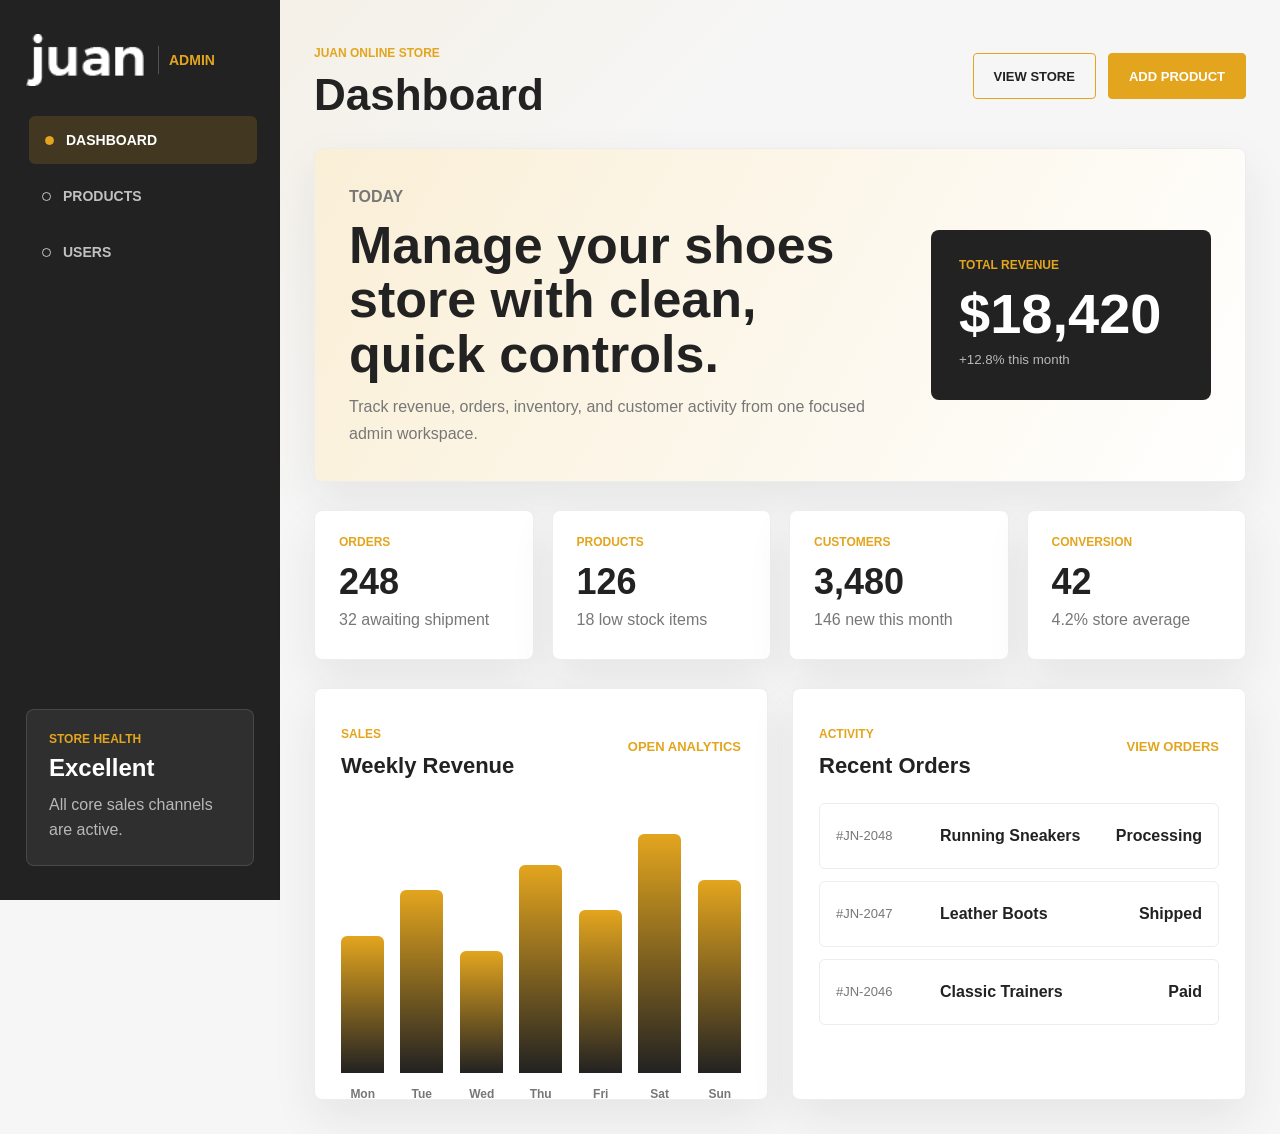
<file: admin panel/index.html>
<!DOCTYPE html>
<html lang="en">
  <head>
    <meta charset="UTF-8" />
    <meta name="viewport" content="width=device-width, initial-scale=1.0" />
    <title>Juan Admin - Dashboard</title>
    <link rel="shortcut icon" href="assets/img/logo.png" type="image/png" />
    <link rel="stylesheet" href="assets/css/admin.css" />
  </head>
  <body data-page="dashboard">
    <div class="admin-shell">
      <aside class="sidebar">
        <a class="brand" href="index.html" data-transition>
          <img src="assets/img/logo.png" alt="Juan" />
          <span>Admin</span>
        </a>
        <nav class="side-nav" aria-label="Admin navigation">
          <a class="active" href="index.html" data-transition>Dashboard</a>
          <a href="products.html" data-transition>Products</a>
          <a href="users.html" data-transition>Users</a>
        </nav>
        <div class="sidebar-card">
          <span>Store Health</span>
          <strong>Excellent</strong>
          <p>All core sales channels are active.</p>
        </div>
      </aside>

      <main class="main-panel">
        <header class="topbar">
          <button class="menu-button" type="button" aria-label="Toggle menu" data-menu-toggle>
            <span></span>
            <span></span>
            <span></span>
          </button>
          <div>
            <p class="eyebrow">Juan Online Store</p>
            <h1>Dashboard</h1>
          </div>
          <div class="topbar-actions">
            <a class="ghost-button" href="../index.html">View Store</a>
            <a class="primary-button" href="products.html" data-transition>Add Product</a>
          </div>
        </header>

        <section class="hero-panel reveal">
          <div>
            <p class="eyebrow">Today</p>
            <h2>Manage your shoes store with clean, quick controls.</h2>
            <p>Track revenue, orders, inventory, and customer activity from one focused admin workspace.</p>
          </div>
          <div class="hero-metric">
            <span>Total Revenue</span>
            <strong data-count="18420">$0</strong>
            <small>+12.8% this month</small>
          </div>
        </section>

        <section class="stats-grid">
          <article class="stat-card reveal">
            <span>Orders</span>
            <strong data-count="248">0</strong>
            <p>32 awaiting shipment</p>
          </article>
          <article class="stat-card reveal">
            <span>Products</span>
            <strong data-count="126">0</strong>
            <p>18 low stock items</p>
          </article>
          <article class="stat-card reveal">
            <span>Customers</span>
            <strong data-count="3480">0</strong>
            <p>146 new this month</p>
          </article>
          <article class="stat-card reveal">
            <span>Conversion</span>
            <strong data-count="42">0</strong>
            <p>4.2% store average</p>
          </article>
        </section>

        <section class="content-grid">
          <article class="panel reveal">
            <div class="panel-head">
              <div>
                <p class="eyebrow">Sales</p>
                <h3>Weekly Revenue</h3>
              </div>
              <a href="analytics.html" data-transition>Open Analytics</a>
            </div>
            <div class="bar-chart" aria-label="Weekly revenue chart">
              <span style="--value: 54%" data-label="Mon"></span>
              <span style="--value: 72%" data-label="Tue"></span>
              <span style="--value: 48%" data-label="Wed"></span>
              <span style="--value: 82%" data-label="Thu"></span>
              <span style="--value: 64%" data-label="Fri"></span>
              <span style="--value: 94%" data-label="Sat"></span>
              <span style="--value: 76%" data-label="Sun"></span>
            </div>
          </article>

          <article class="panel reveal">
            <div class="panel-head">
              <div>
                <p class="eyebrow">Activity</p>
                <h3>Recent Orders</h3>
              </div>
              <a href="orders.html" data-transition>View Orders</a>
            </div>
            <div class="table-list">
              <div class="table-row">
                <span>#JN-2048</span>
                <strong>Running Sneakers</strong>
                <em>Processing</em>
              </div>
              <div class="table-row">
                <span>#JN-2047</span>
                <strong>Leather Boots</strong>
                <em>Shipped</em>
              </div>
              <div class="table-row">
                <span>#JN-2046</span>
                <strong>Classic Trainers</strong>
                <em>Paid</em>
              </div>
            </div>
          </article>
        </section>
      </main>
    </div>
    <script src="assets/js/admin.js"></script>
  </body>
</html>
</file>
<file: assets/css/style.css>
/*------------------------------------------------------------------
Table of content
-------------------
1. Start Header Area
2. slider area start
3. features area css start
4. hot deals area css start
5. product
6. categories area
7. testimonial
8. blog
9. shop grid view
10. shop list view
11. product details
12. checkout
13. cart
14. wishlist
15. my account
16. compare
17. login register
18. about us
19. contact us
20. banner
21. modal
22. sidebar
23. footer
-------------------------------------------------------------------*/
/*------ Typography Style Start ------*/
@import url("https://fonts.googleapis.com/css?family=Montserrat:300,400,400i,500,600,700,800,900|Open+Sans:300,400,600,700,800&amp;display=swap");
body {
  color: #666666;
  font-weight: 400;
  line-height: 1.7;
  font-size: 16px;
  font-family: "Open Sans", sans-serif; }

a {
  -webkit-transition: 0.4s;
  -o-transition: 0.4s;
  transition: 0.4s; }
  a:hover, a:focus {
    color: #e3a51e;
    outline: none;
    text-decoration: none; }

p {
  margin-bottom: 0; }

h1, h2, h3, h4, h5, h6 {
  font-weight: 600;
  color: #333333;
  margin-bottom: 0;
  font-family: "Montserrat", sans-serif; }

ul {
  margin: 0;
  padding: 0; }
  ul li {
    list-style: none; }

strong,
b {
  font-weight: 700; }

figure {
  margin: 0; }

img {
  max-width: 100%;
  -webkit-transition: 0.4s;
  -o-transition: 0.4s;
  transition: 0.4s; }

.bg-img {
  background-size: cover;
  background-position: center;
  background-repeat: no-repeat; }

button {
  background-color: transparent;
  border: none;
  cursor: pointer;
  outline: none;
  padding: 0;
  -webkit-box-shadow: none;
  box-shadow: none;
  -webkit-transition: 0.4s;
  -o-transition: 0.4s;
  transition: 0.4s; }
  button:active, button:focus {
    outline: none;
    -webkit-box-shadow: none;
    box-shadow: none; }

input:focus,
textarea:focus {
  outline: none; }

fieldset {
  margin-top: 30px; }
  fieldset legend {
    border-bottom: 1px solid #e7e7e7;
    color: #000;
    font-size: 24px;
    padding-bottom: 10px;
    text-transform: capitalize; }

::-moz-selection {
  color: #fff;
  background: #91b2c3; }

::selection {
  color: #fff;
  background: #91b2c3; }

::-webkit-input-placeholder {
  color: #999;
  font-size: 13px;
  font-style: italic;
  opacity: 1; }

:-ms-input-placeholder {
  color: #999;
  font-size: 13px;
  font-style: italic;
  opacity: 1; }

::-ms-input-placeholder {
  color: #999;
  font-size: 13px;
  font-style: italic;
  opacity: 1; }

::placeholder {
  color: #999;
  font-size: 13px;
  font-style: italic;
  opacity: 1; }

@media only screen and (min-width: 768px) and (max-width: 991.98px) {
  .modal-dialog {
    max-width: 700px; } }

.modal {
  display: block !important;
  opacity: 0;
  visibility: hidden;
  pointer-events: none;
  z-index: -99; }
  .modal.show {
    opacity: 1;
    visibility: visible;
    pointer-events: visible;
    z-index: 99999999;
    -webkit-animation: slideInDown 0.4s forwards;
    animation: slideInDown 0.4s forwards; }
  .modal .modal-header {
    padding: 0 10px;
    border-bottom: none; }
    .modal .modal-header .close {
      color: #333333;
      font-size: 34px;
      opacity: 1;
      display: block;
      position: absolute;
      padding: 0;
      width: 30px;
      height: 30px;
      margin: 0;
      right: 10px;
      top: 10px;
      font-weight: 500;
      z-index: 999;
      line-height: 30px;
      border-radius: 50%; }
  .modal .modal-body {
    padding: 20px 20px 20px 20px; }
    @media only screen and (max-width: 479.98px) {
      .modal .modal-body {
        padding: 10px; } }

/* ----tab problem fix css ----*/
.tab-content .tab-pane {
  display: block;
  height: 0;
  max-width: 100%;
  opacity: 0;
  overflow: hidden;
  visibility: hidden; }
  .tab-content .tab-pane.active {
    height: auto;
    opacity: 1;
    overflow: visible;
    visibility: visible; }

/* ---- sick slider arrow style start ----*/
.slider-arrow-style.slick-slider .slick-arrow {
  top: 50%;
  width: 56px;
  height: 56px;
  color: #333333;
  font-size: 28px;
  text-align: center;
  border-radius: 50%;
  z-index: 1;
  cursor: pointer;
  display: block;
  position: absolute;
  -webkit-transform: translateY(-50%);
  -ms-transform: translateY(-50%);
  transform: translateY(-50%);
  background-color: #fff;
  line-height: 24px;
  opacity: 0;
  visibility: hidden;
  -webkit-box-shadow: 0 0 20px 0 rgba(0, 0, 0, 0.1);
  box-shadow: 0 0 20px 0 rgba(0, 0, 0, 0.1); }
  .slider-arrow-style.slick-slider .slick-arrow.slick-prev {
    left: 50px; }
    .slider-arrow-style.slick-slider .slick-arrow.slick-prev i {
      padding-right: 2px;
      display: block; }
  .slider-arrow-style.slick-slider .slick-arrow.slick-next {
    right: 50px; }
    .slider-arrow-style.slick-slider .slick-arrow.slick-next i {
      padding-left: 2px;
      display: block; }
  .slider-arrow-style.slick-slider .slick-arrow:hover {
    color: #fff;
    background-color: #e3a51e; }

.slider-arrow-style.slick-slider:hover .slick-arrow {
  opacity: 1;
  visibility: visible; }
  .slider-arrow-style.slick-slider:hover .slick-arrow.slick-prev {
    left: 20px; }
  .slider-arrow-style.slick-slider:hover .slick-arrow.slick-next {
    right: 20px; }

/* ---- sick arrow style start ----*/
.slick-arrow-style.slick-slider .slick-arrow {
  top: 50%;
  right: 15px;
  width: 46px;
  height: 46px;
  color: #333333;
  font-size: 24px;
  text-align: center;
  z-index: 1;
  cursor: pointer;
  display: block;
  position: absolute;
  -webkit-transform: translateY(-50%);
  -ms-transform: translateY(-50%);
  transform: translateY(-50%);
  background-color: #f5f5f5;
  line-height: 46px;
  opacity: 0;
  visibility: hidden; }
  .slick-arrow-style.slick-slider .slick-arrow.slick-prev {
    left: 15px; }
    .slick-arrow-style.slick-slider .slick-arrow.slick-prev i {
      padding-right: 2px;
      display: block; }
  .slick-arrow-style.slick-slider .slick-arrow.slick-next {
    right: 15px; }
    .slick-arrow-style.slick-slider .slick-arrow.slick-next i {
      padding-left: 2px;
      display: block; }
  .slick-arrow-style.slick-slider .slick-arrow:hover {
    color: #fff;
    background-color: #e3a51e; }

.slick-arrow-style.slick-slider:hover .slick-arrow {
  opacity: 1;
  visibility: visible; }

/*--------- slick slider dot style start -------*/
.slick-dot-style ul.slick-dots {
  bottom: 10px;
  left: 50%;
  position: absolute;
  -webkit-transform: translate(-50%, 0);
  -ms-transform: translate(-50%, 0);
  transform: translate(-50%, 0); }
  .slick-dot-style ul.slick-dots li {
    display: inline-block;
    margin: 0 5px; }
    .slick-dot-style ul.slick-dots li button {
      width: 30px;
      height: 6px;
      line-height: 12px;
      padding: 0;
      background-color: #e7e7e7;
      border: none;
      border-radius: 10px;
      display: block;
      text-indent: -5000px;
      cursor: pointer;
      -webkit-transition: 0.4s;
      -o-transition: 0.4s;
      transition: 0.4s; }
    .slick-dot-style ul.slick-dots li.slick-active button {
      background-color: #e3a51e;
      border-radius: 10px; }

.slick-dot-style__style-2 ul.slick-dots {
  top: 50%;
  right: -122px;
  left: auto;
  bottom: auto;
  position: absolute;
  -webkit-transform: translate(0, -50%);
  -ms-transform: translate(0, -50%);
  transform: translate(0, -50%); }
  @media only screen and (min-width: 992px) and (max-width: 1199.98px) {
    .slick-dot-style__style-2 ul.slick-dots {
      right: -80px; } }
  .slick-dot-style__style-2 ul.slick-dots li {
    display: block;
    margin-bottom: 27px;
    position: relative; }
    .slick-dot-style__style-2 ul.slick-dots li:before {
      right: 10px;
      top: 50%;
      height: 1px;
      width: 50px;
      content: '';
      position: absolute;
      background-color: #e3a51e;
      cursor: pointer;
      -webkit-transform: scale(0);
      -ms-transform: scale(0);
      transform: scale(0);
      -webkit-transition: 0.4s;
      -o-transition: 0.4s;
      transition: 0.4s;
      -webkit-transform-origin: right;
      -ms-transform-origin: right;
      transform-origin: right; }
    .slick-dot-style__style-2 ul.slick-dots li button {
      text-indent: 0;
      font-size: 16px;
      color: #333333;
      font-weight: 600;
      width: 0;
      height: 10px; }
      .slick-dot-style__style-2 ul.slick-dots li button:before {
        content: '0'; }
    .slick-dot-style__style-2 ul.slick-dots li.slick-active:before {
      -webkit-transform: scale(1);
      -ms-transform: scale(1);
      transform: scale(1); }
    .slick-dot-style__style-2 ul.slick-dots li.slick-active button {
      color: #e3a51e; }
    .slick-dot-style__style-2 ul.slick-dots li:last-child {
      margin-bottom: 0; }

.slick-row-3 .slick-list {
  margin: 0 -3px; }
  .slick-row-3 .slick-list .slick-slide {
    margin: 0 3px; }

.slick-row-4 .slick-list {
  margin: 0 -4px; }
  .slick-row-4 .slick-list .slick-slide {
    margin: 0 4px; }

.slick-row-5 .slick-list {
  margin: 0 -5px; }
  .slick-row-5 .slick-list .slick-slide {
    margin: 0 5px; }

.slick-row-6 .slick-list {
  margin: 0 -6px; }
  .slick-row-6 .slick-list .slick-slide {
    margin: 0 6px; }

.slick-row-7 .slick-list {
  margin: 0 -7px; }
  .slick-row-7 .slick-list .slick-slide {
    margin: 0 7px; }

.slick-row-8 .slick-list {
  margin: 0 -8px; }
  .slick-row-8 .slick-list .slick-slide {
    margin: 0 8px; }

.slick-row-9 .slick-list {
  margin: 0 -9px; }
  .slick-row-9 .slick-list .slick-slide {
    margin: 0 9px; }

.slick-row-10 .slick-list {
  margin: 0 -10px; }
  .slick-row-10 .slick-list .slick-slide {
    margin: 0 10px; }

.slick-row-11 .slick-list {
  margin: 0 -11px; }
  .slick-row-11 .slick-list .slick-slide {
    margin: 0 11px; }

.slick-row-12 .slick-list {
  margin: 0 -12px; }
  .slick-row-12 .slick-list .slick-slide {
    margin: 0 12px; }

.slick-row-13 .slick-list {
  margin: 0 -13px; }
  .slick-row-13 .slick-list .slick-slide {
    margin: 0 13px; }

.slick-row-14 .slick-list {
  margin: 0 -14px; }
  .slick-row-14 .slick-list .slick-slide {
    margin: 0 14px; }

.slick-row-15 .slick-list {
  margin: 0 -15px; }
  .slick-row-15 .slick-list .slick-slide {
    margin: 0 15px; }

.fix {
  overflow-x: hidden; }

.bdr-top {
  border-top: 1px solid #e5e5e5; }

.bdr-bottom {
  border-bottom: 1px solid #ebebeb; }

.bg-gray {
  background-color: #f3f6f5; }

.theme-bg {
  background-color: #e3a51e; }

.color1 {
  background-color: #c3ead5; }

.color2 {
  background-color: #f3cd97; }

.color3 {
  background-color: #95e0d2; }

.color4 {
  background-color: #fa8383; }

.c-red {
  background: red; }

.c-gray {
  background: gray; }

.c-blue {
  background: blue; }

.c-brown {
  background: brown; }

.c-black {
  background: black; }

.bg-1 {
  background-color: #fcedda; }

.bg-2 {
  background-color: #f2fbcb; }

.bg-3 {
  background-color: #f7d8f9; }

/*----------- header top area start -----------*/
.header-top {
  padding: 13px 0; }

.header-top-settings ul li {
  color: #fff;
  cursor: pointer;
  font-size: 14px;
  position: relative;
  margin-left: 20px;
  padding-left: 20px;
  font-family: "Montserrat", sans-serif; }
  .header-top-settings ul li:before {
    top: 50%;
    left: 0;
    width: 1px;
    height: 15px;
    content: "";
    position: absolute;
    background-color: #e5e5e5;
    -webkit-transform: translateY(-50%);
    -ms-transform: translateY(-50%);
    transform: translateY(-50%); }
  .header-top-settings ul li:first-child {
    padding-left: 0;
    margin-left: 0; }
    .header-top-settings ul li:first-child:before {
      display: none; }
  .header-top-settings ul li span {
    cursor: auto;
    font-size: 13px;
    text-transform: capitalize; }
  .header-top-settings ul li .dropdown-list {
    top: 100%;
    right: 0;
    position: absolute;
    opacity: 0;
    visibility: hidden;
    -webkit-transform: translateY(30px);
    -ms-transform: translateY(30px);
    transform: translateY(30px);
    -webkit-transition: 0.4s;
    -o-transition: 0.4s;
    transition: 0.4s;
    padding: 15px 15px 20px;
    width: 150px;
    z-index: 9;
    text-align: left;
    background-color: #fff;
    pointer-events: none;
    border: 1px solid #e5e5e5; }
    .header-top-settings ul li .dropdown-list li {
      margin-left: 0;
      padding: 0; }
      .header-top-settings ul li .dropdown-list li a {
        color: #666666;
        font-size: 13px;
        display: block;
        padding: 5px 0 3px;
        text-transform: capitalize; }
        .header-top-settings ul li .dropdown-list li a:hover {
          color: #e3a51e; }
        .header-top-settings ul li .dropdown-list li a img {
          vertical-align: inherit; }
      .header-top-settings ul li .dropdown-list li:before {
        display: none; }
  .header-top-settings ul li:hover .dropdown-list {
    opacity: 1;
    visibility: visible;
    pointer-events: visible;
    -webkit-transform: translateY(0);
    -ms-transform: translateY(0);
    transform: translateY(0); }

.welcome-message p {
  color: #fff;
  font-size: 14px;
  line-height: 1; }

/*----------- header top area end -----------*/
/*------- header main area start -------*/
/*---------- header mini cart start ----------*/
.header-configure-area {
  padding-right: 10px; }
  .header-configure-area ul li {
    display: inline-block;
    margin-left: 25px;
    line-height: 1; }
    .header-configure-area ul li a {
      font-size: 25px;
      line-height: 1;
      color: #333333;
      position: relative; }
      .header-configure-area ul li a .notification {
        top: -3px;
        right: -8px;
        position: absolute;
        width: 18px;
        height: 18px;
        text-align: center;
        line-height: 18px;
        font-size: 10px;
        color: #fff;
        border-radius: 50%;
        background-color: #e3a51e; }
      .header-configure-area ul li a:hover {
        color: #e3a51e; }
    .header-configure-area ul li:first-child {
      margin-left: 0; }
    .header-configure-area ul li.user-hover {
      position: relative; }
      .header-configure-area ul li.user-hover .dropdown-list {
        position: absolute;
        top: 100%;
        right: 0;
        width: 150px;
        padding: 20px;
        background-color: #fff;
        z-index: 11;
        -webkit-transform: translateY(30px);
        -ms-transform: translateY(30px);
        transform: translateY(30px);
        -webkit-transition: 0.4s;
        -o-transition: 0.4s;
        transition: 0.4s;
        opacity: 0;
        visibility: hidden;
        border: 1px solid #e5e5e5; }
        .header-configure-area ul li.user-hover .dropdown-list li {
          display: block;
          margin-left: 0; }
          .header-configure-area ul li.user-hover .dropdown-list li a {
            color: #666666;
            font-size: 13px;
            line-height: 1;
            display: block;
            padding: 8px 0;
            text-transform: capitalize; }
            .header-configure-area ul li.user-hover .dropdown-list li a:hover {
              color: #e3a51e; }
      .header-configure-area ul li.user-hover:hover .dropdown-list {
        opacity: 1;
        visibility: visible;
        -webkit-transform: none;
        -ms-transform: none;
        transform: none; }

/*----------- header settinngs area end -----------*/
/*---------- main menu style start ---------*/
.main-menu ul {
  display: -webkit-box;
  display: -ms-flexbox;
  display: flex;
  -ms-flex-wrap: wrap;
  flex-wrap: wrap;
  -webkit-box-pack: center;
  -ms-flex-pack: center;
  justify-content: center; }
  .main-menu ul li {
    position: relative; }
    .main-menu ul li.static {
      position: static; }
    .main-menu ul li a {
      color: #333333;
      font-size: 16px;
      padding: 52px 15px;
      font-weight: 500;
      display: block;
      line-height: 1;
      text-transform: uppercase;
      border-radius: 5px;
      font-family: "Montserrat", sans-serif; }
      .main-menu ul li a i {
        font-size: 14px;
        padding: 0 3px; }
    .main-menu ul li:first-child a {
      padding-left: 0; }
    .main-menu ul li:hover > a, .main-menu ul li.active > a {
      color: #e3a51e; }
    .main-menu ul li ul.dropdown {
      top: 100%;
      left: 0;
      width: 220px;
      position: absolute;
      -webkit-transition: 0.4s;
      -o-transition: 0.4s;
      transition: 0.4s;
      background-color: #fff;
      opacity: 0;
      visibility: hidden;
      z-index: 99999;
      padding: 20px 0;
      pointer-events: none;
      -webkit-transform: translateY(20px);
      -ms-transform: translateY(20px);
      transform: translateY(20px);
      border: 1px solid #e5e5e5; }
      .main-menu ul li ul.dropdown li {
        margin-right: 0;
        border-right: none;
        -ms-flex-preferred-size: 100%;
        flex-basis: 100%;
        padding: 0; }
        .main-menu ul li ul.dropdown li a {
          color: #666666;
          font-size: 14px;
          font-weight: 400;
          padding: 10px 15px;
          text-transform: capitalize; }
          .main-menu ul li ul.dropdown li a i {
            float: right;
            padding-top: 5px; }
        .main-menu ul li ul.dropdown li:hover > a {
          color: #e3a51e;
          background-color: #fff; }
        .main-menu ul li ul.dropdown li ul.dropdown {
          top: 100%;
          left: 100%;
          position: absolute;
          width: 250px;
          opacity: 0;
          visibility: hidden; }
        .main-menu ul li ul.dropdown li:hover ul.dropdown {
          top: 0;
          opacity: 1;
          visibility: visible; }
    .main-menu ul li ul.megamenu {
      width: calc(100% - 30px);
      padding: 20px;
      border: 1px solid #e5e5e5;
      left: 0;
      right: 0;
      margin: auto; }
      .main-menu ul li ul.megamenu li {
        -ms-flex-preferred-size: 25%;
        flex-basis: 25%; }
        .main-menu ul li ul.megamenu li.mega-title > a {
          color: #333333;
          font-size: 16px;
          font-weight: 500; }
        .main-menu ul li ul.megamenu li ul li {
          -ms-flex-preferred-size: 100%;
          flex-basis: 100%; }
        .main-menu ul li ul.megamenu li:hover > a {
          color: #e3a51e; }
        .main-menu ul li ul.megamenu li.megamenu-banners {
          -ms-flex-preferred-size: 100%;
          flex-basis: 100%;
          margin-top: 25px;
          padding-bottom: 10px;
          position: relative; }
          .main-menu ul li ul.megamenu li.megamenu-banners:before {
            top: 0;
            left: 0;
            width: 100%;
            height: 100%;
            content: "";
            position: absolute;
            pointer-events: none;
            background-color: rgba(255, 255, 255, 0.4);
            opacity: 0;
            visibility: hidden;
            -webkit-transition: 0.4s;
            -o-transition: 0.4s;
            transition: 0.4s; }
          .main-menu ul li ul.megamenu li.megamenu-banners:hover:before {
            opacity: 1;
            visibility: visible; }
    .main-menu ul li:hover ul.dropdown {
      opacity: 1;
      visibility: visible;
      pointer-events: visible;
      -webkit-transform: translate(0);
      -ms-transform: translate(0);
      transform: translate(0); }
    .main-menu ul li:hover ul.megamenu {
      opacity: 1;
      visibility: visible; }

/*---- header style 2 start ----*/
.header-transparent {
  top: 0;
  left: 0;
  right: 0;
  width: 100%;
  position: absolute;
  z-index: 1; }

/*---------- main menu style end ---------*/
/*------ sticky menu style start ------*/
.sticky.is-sticky {
  top: 0;
  position: fixed;
  width: 100%;
  z-index: 9;
  background-color: #fff;
  -webkit-box-shadow: 0 0 8px 1px rgba(0, 0, 0, 0.2);
  box-shadow: 0 0 8px 1px rgba(0, 0, 0, 0.2);
  -webkit-animation: 900ms cubic-bezier(0.2, 1, 0.22, 1) 0s normal none 1 running fadeInDown;
  animation: 900ms cubic-bezier(0.2, 1, 0.22, 1) 0s normal none 1 running fadeInDown; }
  .sticky.is-sticky .main-menu li a {
    padding: 30px 15px; }
  .sticky.is-sticky .main-menu li .dropdown li a {
    padding: 10px 15px; }
  .sticky.is-sticky .main-menu li:first-child a {
    padding-left: 0; }

/*------ sticky menu style end ------*/
/*------- short classes start -------*/
.section-padding {
  padding: 80px 0; }
  @media only screen and (max-width: 767.98px) {
    .section-padding {
      padding: 62px 0; } }

.mb-30 {
  margin-bottom: 30px; }

.mt-20 {
  margin-top: 20px; }

.mb-20 {
  margin-bottom: 20px; }

.mb-50 {
  margin-bottom: 73px !important; }

.mb-53 {
  margin-bottom: 53px !important; }

.mt-30 {
  margin-top: 30px; }

.mt-40 {
  margin-top: 40px; }

.mt-45 {
  margin-top: 45px; }

.mt-90 {
  margin-top: 90px; }

.mt-100 {
  margin-top: 100px; }

.mtn-20 {
  margin-top: -20px; }

.mbn-30 {
  margin-bottom: -30px; }

.mbn-50 {
  margin-bottom: -50px; }

.mtn-30 {
  margin-top: -30px; }

.mtn-40 {
  margin-top: -40px; }

.ptb-30 {
  padding: 30px 0; }

.mtn-100 {
  margin-top: -100px; }

/*------- short classes end -------*/
/*----- mobile menu start -----*/
.mobile-header .category-toggle {
  padding: 8px 15px; }

.mobile-header-top {
  border-bottom: 1px solid #e5e5e5; }
  .mobile-header-top .header-top-settings {
    float: none; }

.mobile-logo {
  max-width: 140px;
  width: 100%; }

.mobile-main-header {
  display: -webkit-box;
  display: -ms-flexbox;
  display: flex;
  -webkit-box-align: center;
  -ms-flex-align: center;
  align-items: center;
  -webkit-box-pack: justify;
  -ms-flex-pack: justify;
  justify-content: space-between; }
  .mobile-main-header .mobile-menu-toggler {
    display: -webkit-box;
    display: -ms-flexbox;
    display: flex;
    -webkit-box-align: center;
    -ms-flex-align: center;
    align-items: center; }
    .mobile-main-header .mobile-menu-toggler .mini-cart-wrap {
      display: inline-block;
      font-size: 24px;
      line-height: 1;
      position: relative;
      margin-left: 30px; }
      .mobile-main-header .mobile-menu-toggler .mini-cart-wrap a {
        color: #333333; }
        .mobile-main-header .mobile-menu-toggler .mini-cart-wrap a:hover {
          color: #e3a51e; }
      .mobile-main-header .mobile-menu-toggler .mini-cart-wrap .notification {
        font-size: 13px;
        color: #fff;
        width: 16px;
        height: 16px;
        line-height: 16px;
        border-radius: 50%;
        text-align: center;
        font-weight: 600;
        right: -8px;
        top: 0;
        position: absolute;
        background-color: #e3a51e; }
    .mobile-main-header .mobile-menu-toggler .mobile-menu-btn {
      margin-left: 15px; }
      .mobile-main-header .mobile-menu-toggler .mobile-menu-btn .off-canvas-btn {
        font-size: 30px;
        cursor: pointer;
        padding: 15px 15px;
        line-height: 1;
        padding-right: 0; }
        .mobile-main-header .mobile-menu-toggler .mobile-menu-btn .off-canvas-btn:hover {
          color: #e3a51e; }

.mobile-navigation {
  overflow: hidden;
  max-height: 250px; }
  .mobile-navigation nav {
    height: 100%; }

.mobile-menu {
  margin-top: 30px;
  height: 100%;
  overflow: auto;
  padding-right: 30px;
  margin-right: -30px; }
  @media only screen and (max-width: 479.98px) {
    .mobile-menu {
      margin-top: 15px; } }
  .mobile-menu li > a {
    font-size: 15px;
    color: #333333;
    text-transform: capitalize;
    line-height: 18px;
    position: relative;
    display: inline-block;
    padding: 10px 0; }
    .mobile-menu li > a:hover {
      color: #e3a51e; }
  .mobile-menu li ul li {
    border: none;
    padding-left: 15px; }
    .mobile-menu li ul li a {
      font-size: 14px;
      text-transform: capitalize;
      padding: 8px 0; }
  .mobile-menu li.menu-item-has-children {
    display: block;
    position: relative; }
    .mobile-menu li.menu-item-has-children .menu-expand {
      line-height: 50;
      top: -5px;
      left: 95%;
      width: 30px;
      position: absolute;
      height: 50px;
      text-align: center;
      cursor: pointer; }
      .mobile-menu li.menu-item-has-children .menu-expand i {
        display: block;
        position: relative;
        width: 10px;
        margin-top: 25px;
        border-bottom: 1px solid #333333;
        -webkit-transition: all 250ms ease-out;
        -o-transition: all 250ms ease-out;
        transition: all 250ms ease-out; }
        .mobile-menu li.menu-item-has-children .menu-expand i:before {
          top: 0;
          width: 100%;
          content: "";
          display: block;
          position: absolute;
          -webkit-transform: rotate(90deg);
          -ms-transform: rotate(90deg);
          transform: rotate(90deg);
          border-bottom: 1px solid #333333;
          -webkit-transition: 0.4s;
          -o-transition: 0.4s;
          transition: 0.4s; }
    .mobile-menu li.menu-item-has-children.active > .menu-expand i:before {
      -webkit-transform: rotate(0);
      -ms-transform: rotate(0);
      transform: rotate(0); }

/*----- mobile menu end -----*/
/*------ offcanvas widget area start ------*/
.offcanvas-widget-area {
  margin-top: auto;
  padding-bottom: 30px; }
  @media only screen and (max-width: 479.98px) {
    .offcanvas-widget-area {
      padding-bottom: 0; } }

.off-canvas-contact-widget li {
  color: #666666;
  font-size: 15px;
  margin-bottom: 5px; }
  .off-canvas-contact-widget li i {
    width: 20px; }
  .off-canvas-contact-widget li a {
    color: #666666; }
    .off-canvas-contact-widget li a:hover {
      color: #e3a51e; }

.off-canvas-social-widget {
  margin-top: 20px; }
  .off-canvas-social-widget a {
    color: #666666;
    font-size: 18px;
    display: inline-block;
    margin-right: 15px; }
    .off-canvas-social-widget a:hover {
      color: #e3a51e; }

/*------ offcanvas widget area end ------*/
.off-canvas-wrapper {
  position: fixed;
  top: 0;
  left: 0;
  height: 100vh;
  width: 100vw;
  opacity: 0;
  visibility: hidden;
  -webkit-transition: 0.4s;
  -o-transition: 0.4s;
  transition: 0.4s;
  z-index: 9999; }
  .off-canvas-wrapper.open {
    opacity: 1;
    visibility: visible; }
    .off-canvas-wrapper.open .off-canvas-inner-content {
      -webkit-transform: none;
      -ms-transform: none;
      transform: none; }
  .off-canvas-wrapper .off-canvas-overlay {
    background-color: rgba(0, 0, 0, 0.4);
    content: '';
    cursor: url("../img/icon/cancel.png"), auto;
    position: absolute;
    left: 0;
    top: 0;
    height: 100%;
    width: 100%; }
  .off-canvas-wrapper .off-canvas-inner-content {
    background-color: #fff;
    width: 300px;
    padding: 20px;
    height: 100%;
    position: relative;
    -webkit-transform: translateX(calc(-100% - 50px));
    -ms-transform: translateX(calc(-100% - 50px));
    transform: translateX(calc(-100% - 50px));
    -webkit-transition: 0.4s;
    -o-transition: 0.4s;
    transition: 0.4s; }
    @media only screen and (max-width: 479.98px) {
      .off-canvas-wrapper .off-canvas-inner-content {
        width: 260px;
        padding: 15px; } }
  .off-canvas-wrapper .btn-close-off-canvas {
    top: 0;
    left: 100%;
    width: 40px;
    height: 40px;
    font-size: 20px;
    color: #fff;
    line-height: 40px;
    text-align: center;
    cursor: pointer;
    position: absolute;
    -webkit-transition: 0.4s;
    -o-transition: 0.4s;
    transition: 0.4s;
    background-color: #e3a51e; }
    .off-canvas-wrapper .btn-close-off-canvas i {
      -webkit-transform: rotate(0);
      -ms-transform: rotate(0);
      transform: rotate(0);
      -webkit-transition: 0.4s;
      -o-transition: 0.4s;
      transition: 0.4s;
      display: block;
      line-height: 40px; }
    .off-canvas-wrapper .btn-close-off-canvas:hover i {
      -webkit-transform: rotate(-90deg);
      -ms-transform: rotate(-90deg);
      transform: rotate(-90deg); }
  .off-canvas-wrapper .off-canvas-inner {
    display: -webkit-box;
    display: -ms-flexbox;
    display: flex;
    -webkit-box-orient: vertical;
    -webkit-box-direction: normal;
    -ms-flex-direction: column;
    flex-direction: column;
    margin-left: auto;
    height: 100%; }

.search-box-offcanvas form {
  position: relative; }
  .search-box-offcanvas form input {
    color: #666;
    font-size: 13px;
    width: 100%;
    height: 40px;
    border: none;
    padding: 0 40px 0 10px;
    background-color: #f2f2f2; }
  .search-box-offcanvas form .search-btn {
    top: 0;
    right: 0;
    width: 40px;
    height: 40px;
    line-height: 42px;
    font-size: 20px;
    color: #333333;
    position: absolute; }
    .search-box-offcanvas form .search-btn:hover {
      color: #e3a51e; }

/*------- mobile top bar settings start -------*/
.mobile-settings {
  padding-top: 15px;
  margin-top: 15px;
  border-top: 1px solid #e5e5e5; }
  .mobile-settings li {
    margin-bottom: 5px; }
  .mobile-settings .nav {
    -webkit-box-orient: vertical;
    -webkit-box-direction: normal;
    -ms-flex-direction: column;
    flex-direction: column; }
    .mobile-settings .nav .mobile-top-dropdown .dropdown-toggle {
      font-size: 14px;
      color: #666666;
      cursor: pointer; }
      .mobile-settings .nav .mobile-top-dropdown .dropdown-toggle:hover {
        color: #e3a51e; }
      .mobile-settings .nav .mobile-top-dropdown .dropdown-toggle:after {
        display: none; }
    .mobile-settings .nav .mobile-top-dropdown .dropdown-menu {
      padding: 0;
      -webkit-transition: 0.4s;
      -o-transition: 0.4s;
      transition: 0.4s;
      border-color: #e5e5e5; }
      .mobile-settings .nav .mobile-top-dropdown .dropdown-menu .dropdown-item {
        font-size: 13px;
        color: #666666;
        padding: 6px 15px; }

/*------- mobile top bar settings end -------*/
.offcanvas-search-inner {
  top: 0;
  left: 0;
  width: 100%;
  height: 100vh;
  position: fixed;
  -webkit-transition: 0.4s;
  -o-transition: 0.4s;
  transition: 0.4s;
  background-color: rgba(0, 0, 0, 0.7);
  opacity: 0;
  visibility: hidden;
  z-index: 9; }
  .offcanvas-search-inner.show {
    opacity: 1;
    visibility: visible; }
    .offcanvas-search-inner.show .offcanvas-search-box {
      -webkit-transform: translateY(0);
      -ms-transform: translateY(0);
      transform: translateY(0); }
  .offcanvas-search-inner .offcanvas-close {
    width: 50px;
    height: 50px;
    text-align: center;
    background-color: #fff;
    color: #e3a51e;
    font-size: 22px;
    cursor: pointer;
    top: 50px;
    right: 50px;
    position: absolute;
    z-index: 9; }
    .offcanvas-search-inner .offcanvas-close i {
      display: block;
      line-height: 50px;
      -webkit-transition: 0.6s;
      -o-transition: 0.6s;
      transition: 0.6s; }
    .offcanvas-search-inner .offcanvas-close:hover i {
      -webkit-transform: rotate(180deg);
      -ms-transform: rotate(180deg);
      transform: rotate(180deg); }

.offcanvas-search-box {
  height: 100vh;
  padding: 0 30px;
  display: -webkit-box;
  display: -ms-flexbox;
  display: flex;
  -webkit-box-align: center;
  -ms-flex-align: center;
  align-items: center;
  -webkit-box-pack: center;
  -ms-flex-pack: center;
  justify-content: center;
  -webkit-transform: translateY(50px);
  -ms-transform: translateY(50px);
  transform: translateY(50px);
  -webkit-transition: 0.4s;
  -o-transition: 0.4s;
  transition: 0.4s;
  -webkit-transition-delay: 0.6s;
  -o-transition-delay: 0.6s;
  transition-delay: 0.6s; }
  .offcanvas-search-box .bdr-bottom {
    border-color: #e3a51e; }
  .offcanvas-search-box input {
    width: 100%;
    border: none;
    color: #fff;
    font-size: 16px;
    font-weight: 400;
    padding-right: 20px;
    padding-bottom: 15px;
    background-color: transparent; }
    .offcanvas-search-box input::-webkit-input-placeholder {
      color: #fff;
      font-size: 16px;
      opacity: 1; }
    .offcanvas-search-box input:-ms-input-placeholder {
      color: #fff;
      font-size: 16px;
      opacity: 1; }
    .offcanvas-search-box input::-ms-input-placeholder {
      color: #fff;
      font-size: 16px;
      opacity: 1; }
    .offcanvas-search-box input::placeholder {
      color: #fff;
      font-size: 16px;
      opacity: 1; }
  .offcanvas-search-box .search-btn {
    display: -webkit-box;
    display: -ms-flexbox;
    display: flex;
    -webkit-box-align: center;
    -ms-flex-align: center;
    align-items: center;
    font-size: 16px;
    color: #fff;
    line-height: 1;
    padding-bottom: 15px;
    text-transform: capitalize;
    -webkit-transition: 0.4s;
    -o-transition: 0.4s;
    transition: 0.4s; }
    .offcanvas-search-box .search-btn i {
      display: block;
      line-height: 1;
      font-size: 28px;
      padding-right: 15px; }
    .offcanvas-search-box .search-btn:hover {
      color: #e3a51e; }

/*-------- off canvas mini cart start --------*/
.minicart-inner {
  top: 0;
  left: 0;
  position: fixed;
  width: 100vw;
  height: 100vh;
  -webkit-transition: 0.4s;
  -o-transition: 0.4s;
  transition: 0.4s;
  z-index: 9;
  opacity: 0;
  visibility: hidden; }
  .minicart-inner .offcanvas-overlay {
    top: 0;
    left: 0;
    width: 100%;
    height: 100%;
    content: "";
    position: absolute;
    background-color: rgba(0, 0, 0, 0.5);
    cursor: url("../img/icon/cancel.png"), auto; }
  .minicart-inner.show {
    opacity: 1;
    visibility: visible; }
    .minicart-inner.show .minicart-inner-content {
      -webkit-transform: none;
      -ms-transform: none;
      transform: none; }
  .minicart-inner .minicart-close {
    width: 50px;
    height: 50px;
    text-align: center;
    background-color: #e3a51e;
    color: #fff;
    font-size: 25px;
    cursor: pointer;
    top: 0;
    right: 375px;
    position: absolute; }
    .minicart-inner .minicart-close i {
      display: block;
      line-height: 50px;
      -webkit-transition: 0.6s;
      -o-transition: 0.6s;
      transition: 0.6s; }
    .minicart-inner .minicart-close:hover i {
      -webkit-transform: rotate(180deg);
      -ms-transform: rotate(180deg);
      transform: rotate(180deg); }
  .minicart-inner .minicart-inner-content {
    top: 0;
    right: 0;
    height: 100vh;
    width: 100%;
    max-width: 375px;
    position: absolute;
    background-color: #fff;
    -webkit-transform: translateX(calc(100% + 50px));
    -ms-transform: translateX(calc(100% + 50px));
    transform: translateX(calc(100% + 50px));
    -webkit-transition: 0.4s;
    -o-transition: 0.4s;
    transition: 0.4s;
    padding: 50px 20px; }

.minicart-content-box {
  overflow: auto;
  height: 100%;
  padding-right: 30px;
  margin-right: -15px; }

.minicart-item-wrapper {
  border-bottom: 1px solid #e5e5e5; }
  .minicart-item-wrapper ul li {
    padding-bottom: 20px;
    margin-bottom: 20px;
    border-bottom: 1px solid #e5e5e5; }
    .minicart-item-wrapper ul li:last-child {
      border-bottom: none;
      padding-bottom: 0; }

.minicart-item {
  display: -webkit-box;
  display: -ms-flexbox;
  display: flex;
  -ms-flex-wrap: wrap;
  flex-wrap: wrap; }

.minicart-thumb {
  max-width: 85px;
  -ms-flex-preferred-size: 85px;
  flex-basis: 85px;
  border: 1px solid #dfdede; }

.minicart-content {
  padding: 0 10px;
  max-width: calc(100% - 115px);
  -ms-flex-preferred-size: calc(100% - 115px);
  flex-basis: calc(100% - 115px); }
  .minicart-content .product-name {
    font-size: 14px;
    font-weight: 400;
    line-height: 1.5;
    padding-bottom: 10px; }
    .minicart-content .product-name a {
      color: #333333; }
      .minicart-content .product-name a:hover {
        color: #e3a51e; }
  .minicart-content .cart-quantity {
    font-size: 12px;
    color: #666666;
    line-height: 1; }
    .minicart-content .cart-quantity strong {
      font-size: 16px;
      font-weight: 400;
      vertical-align: text-bottom; }
  .minicart-content .cart-price {
    color: #e3a51e;
    font-size: 14px;
    font-weight: 500;
    line-height: 1; }

.minicart-remove {
  max-width: 30px;
  -ms-flex-preferred-size: 30px;
  flex-basis: 30px;
  text-align: center;
  font-size: 18px;
  line-height: 1;
  color: #333333; }
  .minicart-remove:hover {
    color: #e3a51e; }

.minicart-pricing-box {
  border-bottom: 1px solid #e5e5e5;
  padding-bottom: 20px;
  margin-bottom: 20px;
  padding-top: 15px; }
  .minicart-pricing-box li {
    margin-bottom: 5px;
    display: -webkit-box;
    display: -ms-flexbox;
    display: flex;
    -webkit-box-pack: justify;
    -ms-flex-pack: justify;
    justify-content: space-between; }
    .minicart-pricing-box li span {
      font-size: 14px;
      color: #333333;
      text-transform: capitalize; }
      .minicart-pricing-box li span strong {
        color: #e3a51e;
        font-weight: 500; }
    .minicart-pricing-box li.total span {
      font-size: 16px;
      font-weight: 500; }
    .minicart-pricing-box li:last-child {
      margin-bottom: 0; }

.minicart-button a {
  color: #fff;
  font-size: 13px;
  display: block;
  font-weight: 500;
  line-height: 1;
  padding: 17px 0;
  background-color: #333333;
  text-transform: uppercase;
  border-radius: 40px;
  text-align: center;
  margin-bottom: 10px; }
  .minicart-button a i {
    padding-right: 5px; }
  .minicart-button a:hover {
    background-color: #e3a51e; }
  .minicart-button a:last-child {
    margin-bottom: 0; }

/*-------- off canvas mini cart end --------*/
/*----- section title style start -----*/
.section-title {
  padding-bottom: 42px; }
  .section-title .title {
    color: #333333;
    font-size: 30px;
    line-height: 1.2;
    padding-bottom: 12px;
    margin-top: -8px;
    text-transform: capitalize; }
    @media only screen and (max-width: 575.98px) {
      .section-title .title {
        font-size: 24px;
        margin-top: -5px; } }
  .section-title .sub-title {
    font-size: 18px; }
    @media only screen and (max-width: 575.98px) {
      .section-title .sub-title {
        font-size: 16px; } }

/*----- section title style end -----*/
/*------ brand area start ------*/
.brand-item img {
  margin: auto;
  opacity: 0.3; }

.brand-item:hover img {
  opacity: 1; }

/*------ brand area end ------*/
.top-seller-carousel .slick-slide div {
  line-height: 1; }

/* ----scroll to top start ----*/
.scroll-top {
  bottom: 50px;
  cursor: pointer;
  height: 40px;
  position: fixed;
  right: 20px;
  text-align: center;
  width: 40px;
  z-index: 9999;
  -webkit-transition: 0.4s;
  -o-transition: 0.4s;
  transition: 0.4s;
  border-radius: 4px;
  background-color: #e3a51e;
  -webkit-box-shadow: 0 0 1px rgba(255, 255, 255, 0.5);
  box-shadow: 0 0 1px rgba(255, 255, 255, 0.5); }
  .scroll-top i {
    line-height: 40px;
    color: #fff;
    font-size: 25px; }
  .scroll-top.not-visible {
    bottom: -50px;
    visibility: hidden;
    opacity: 0; }

/* ----scroll to top end ----*/
/*-------- Custom Checkbox Style start --------*/
.custom-checkbox.custom-control,
.custom-radio.custom-control {
  min-height: auto; }

.custom-checkbox label,
.custom-checkbox .custom-control-label,
.custom-radio label,
.custom-radio .custom-control-label {
  font-size: 14px;
  line-height: 1;
  padding-left: 10px;
  font-weight: 400;
  display: block;
  cursor: pointer; }
  .custom-checkbox label:before,
  .custom-checkbox .custom-control-label:before,
  .custom-radio label:before,
  .custom-radio .custom-control-label:before {
    background-color: transparent;
    border: 1px solid #ddd;
    border-radius: 0;
    height: 15px;
    top: 0;
    width: 15px; }
  .custom-checkbox label:after,
  .custom-checkbox .custom-control-label:after,
  .custom-radio label:after,
  .custom-radio .custom-control-label:after {
    background-size: 10px 10px;
    height: 15px;
    top: 0; }
  .custom-checkbox label a,
  .custom-checkbox .custom-control-label a,
  .custom-radio label a,
  .custom-radio .custom-control-label a {
    color: #333333;
    font-weight: 500; }
    .custom-checkbox label a:hover,
    .custom-checkbox .custom-control-label a:hover,
    .custom-radio label a:hover,
    .custom-radio .custom-control-label a:hover {
      color: #e3a51e; }

.custom-checkbox input,
.custom-checkbox .custom-control-input,
.custom-radio input,
.custom-radio .custom-control-input {
  outline: none; }
  .custom-checkbox input:focus ~ .custom-control-label:before,
  .custom-checkbox input:focus label:before,
  .custom-checkbox .custom-control-input:focus ~ .custom-control-label:before,
  .custom-checkbox .custom-control-input:focus label:before,
  .custom-radio input:focus ~ .custom-control-label:before,
  .custom-radio input:focus label:before,
  .custom-radio .custom-control-input:focus ~ .custom-control-label:before,
  .custom-radio .custom-control-input:focus label:before {
    -webkit-box-shadow: none;
    box-shadow: none; }
  .custom-checkbox input:checked ~ .custom-control-label:before,
  .custom-checkbox input:checked label:before,
  .custom-checkbox .custom-control-input:checked ~ .custom-control-label:before,
  .custom-checkbox .custom-control-input:checked label:before,
  .custom-radio input:checked ~ .custom-control-label:before,
  .custom-radio input:checked label:before,
  .custom-radio .custom-control-input:checked ~ .custom-control-label:before,
  .custom-radio .custom-control-input:checked label:before {
    background-color: #e3a51e;
    border-color: #e3a51e; }

/*-------- Custom Checkbox Style end --------*/
/*------- Custom Radio Button Style start -------*/
.custom-radio label:before,
.custom-radio .custom-control-label:before {
  border-radius: 50%;
  height: 14px;
  width: 14px; }

.custom-radio label::after,
.custom-radio .custom-control-label::after {
  background-size: 10px 10px;
  left: -22px;
  top: 2px;
  height: 10px;
  width: 10px; }

/*------- Custom Radio Button Style end -------*/
/*------ hero slider area css start ------*/
/*-------------------------
02. Slider area
--------------------------*/
.hero-slider-item {
  height: 470px;
  display: -webkit-box;
  display: -ms-flexbox;
  display: flex;
  -webkit-box-align: center;
  -ms-flex-align: center;
  align-items: center; }
  @media only screen and (min-width: 768px) and (max-width: 991.98px), only screen and (max-width: 767.98px) {
    .hero-slider-item {
      height: 400px; } }
  @media only screen and (max-width: 575.98px) {
    .hero-slider-item {
      height: 350px; } }

.hero-slider-content {
  margin: 0 100px;
  max-width: 400px; }
  @media only screen and (min-width: 768px) and (max-width: 991.98px), only screen and (max-width: 767.98px) {
    .hero-slider-content {
      margin: 0 30px;
      max-width: 350px; } }
  .hero-slider-content .slide-title {
    font-size: 50px;
    color: #fff;
    line-height: 1.4; }
    .hero-slider-content .slide-title span {
      display: block; }
    @media only screen and (min-width: 768px) and (max-width: 991.98px) {
      .hero-slider-content .slide-title {
        font-size: 35px; } }
    @media only screen and (max-width: 767.98px) {
      .hero-slider-content .slide-title {
        font-size: 30px; } }
    @media only screen and (max-width: 479.98px) {
      .hero-slider-content .slide-title {
        font-size: 25px; } }
  .hero-slider-content .slide-subtitle {
    color: #fff;
    font-size: 18px;
    font-weight: 500;
    line-height: 1.3; }
  .hero-slider-content .slide-desc {
    font-size: 16px;
    color: #fff;
    line-height: 1.7; }
  .hero-slider-content a {
    margin-top: 32px; }

.hero-overlay {
  position: relative; }
  .hero-overlay:before {
    top: 0;
    left: 0;
    width: 100%;
    height: 100%;
    content: '';
    position: absolute;
    background-color: rgba(0, 0, 0, 0.5);
    display: none; }
    @media only screen and (max-width: 767.98px) {
      .hero-overlay:before {
        display: block; } }

/*------ hero slider area css end ------*/
/*------- Buttons Style here -------*/
.btn {
  border-radius: 0;
  font-size: 16px;
  font-weight: 400;
  line-height: 1;
  color: #e3a51e;
  outline: none;
  -webkit-box-shadow: none;
  box-shadow: none;
  -webkit-transition: 0.4s;
  -o-transition: 0.4s;
  transition: 0.4s;
  display: inline-block;
  padding: 14px 25px;
  background-color: #333333;
  text-transform: uppercase; }
  .btn:focus {
    -webkit-box-shadow: none;
    box-shadow: none; }
  .btn:hover {
    color: #fff;
    background-color: #e3a51e; }
  .btn-hero {
    color: #333333;
    background-color: #fff;
    border-radius: 50px;
    padding: 18px 44px; }
    .btn-hero:hover {
      color: #e3a51e;
      background-color: #333333; }
  .btn__bg {
    color: #fff;
    font-size: 16px;
    border-radius: 4px;
    background-color: #333333; }
    .btn__bg:hover {
      border-color: #e3a51e;
      background-color: #e3a51e; }

/*------- service policy area start -------*/
.service-policy-item {
  display: -webkit-box;
  display: -ms-flexbox;
  display: flex;
  padding: 30px; }
  @media only screen and (min-width: 768px) and (max-width: 991.98px), only screen and (max-width: 767.98px) {
    .service-policy-item {
      display: block;
      text-align: center; } }
  .service-policy-item .policy-content {
    padding-left: 20px; }
    @media only screen and (min-width: 768px) and (max-width: 991.98px), only screen and (max-width: 767.98px) {
      .service-policy-item .policy-content {
        margin-top: 20px;
        padding-left: 0; } }
  .service-policy-item .policy-title {
    font-size: 18px;
    line-height: 1;
    font-weight: 500;
    padding-bottom: 5px; }
  .service-policy-item .policy-desc {
    font-size: 16px;
    color: #333333; }

/*------- service policy area end -------*/
/*------- product item start -------*/
.product-item {
  border: 1px solid #e5e5e5;
  border-radius: 4px;
  -webkit-transition: 0.4s;
  -o-transition: 0.4s;
  transition: 0.4s;
  position: relative;
  text-align: center; }
  .product-item:hover {
    border-color: #e3a51e; }
    .product-item:hover .product-action-link a {
      opacity: 1;
      visibility: visible; }
      .product-item:hover .product-action-link a:first-child {
        right: 130px; }
      .product-item:hover .product-action-link a:last-child {
        left: 130px; }

.product-thumb {
  overflow: hidden;
  border-radius: 4px;
  margin: 0 auto;
  text-align: center; }
  .product-thumb img {
    margin-left: auto;
    margin-right: auto; }

.product-content {
  padding: 20px 15px 40px; }
  .product-content .product-name {
    padding-bottom: 12px; }

.product-name {
  font-size: 18px;
  font-weight: 400;
  text-transform: capitalize; }
  .product-name a {
    color: #333333;
    font-weight: 500; }
    .product-name a:hover {
      color: #e3a51e; }

.price-box {
  font-family: "Montserrat", sans-serif;
  line-height: 1; }

.price-regular {
  color: #333333;
  font-size: 18px; }

.price-old {
  font-size: 16px; }

.ratings {
  font-size: 16px;
  color: #e3a51e; }

.product-action-link a {
  left: 0;
  right: 0;
  bottom: -23px;
  margin: auto;
  position: absolute;
  color: #e3a51e;
  width: 46px;
  height: 46px;
  font-size: 20px;
  line-height: 46px;
  background-color: #fff;
  text-align: center;
  display: inline-block;
  border-radius: 50%;
  border: 1px solid #e3a51e;
  z-index: 1;
  opacity: 0;
  visibility: hidden;
  -webkit-transition: 0.6s;
  -o-transition: 0.6s;
  transition: 0.6s; }
  .product-action-link a:hover {
    color: #fff;
    background-color: #e3a51e; }
  .product-action-link a:nth-child(2) {
    z-index: 2;
    opacity: 1;
    visibility: visible; }
  .product-action-link a span {
    display: block; }

.product-item:hover .product-thumb img,
.pro-item-small:hover .product-thumb img,
.product-list-item:hover .product-thumb img {
  -webkit-transform: scale(1.2);
  -ms-transform: scale(1.2);
  transform: scale(1.2); }

/*------- product item end -------*/
/*-------- product small item start --------*/
.pro-item-small {
  display: -webkit-box;
  display: -ms-flexbox;
  display: flex; }
  @media only screen and (max-width: 479.98px) {
    .pro-item-small {
      display: block; } }
  .pro-item-small .product-thumb {
    width: 180px;
    border-radius: 0; }
    @media only screen and (max-width: 479.98px) {
      .pro-item-small .product-thumb {
        width: 100%; }
        .pro-item-small .product-thumb img {
          width: 100%; } }

.pro-small-content {
  position: relative;
  padding-left: 20px;
  width: calc(100% - 180px); }
  @media only screen and (max-width: 479.98px) {
    .pro-small-content {
      height: 150px;
      width: 100%;
      padding-left: 0;
      margin-top: 25px; } }
  .pro-small-content .product-name {
    font-size: 16px;
    color: #333333;
    padding-bottom: 13px;
    text-transform: capitalize; }
  .pro-small-content .price-regular {
    font-size: 16px; }
  .pro-small-content .price-old {
    font-size: 16px; }
  .pro-small-content .ratings {
    padding-top: 20px; }

.product-link-2 {
  left: 20px;
  bottom: 0;
  position: absolute; }
  @media only screen and (max-width: 479.98px) {
    .product-link-2 {
      left: 0; } }
  .product-link-2 a {
    width: 44px;
    height: 44px;
    font-size: 22px;
    color: #333333;
    line-height: 44px;
    text-align: center;
    display: inline-block;
    background-color: #f6f6f6; }
    .product-link-2 a span {
      display: block; }
    .product-link-2 a:hover {
      color: #fff;
      background-color: #e3a51e; }

/*-------- product small item end --------*/
/*----- product list item start -----*/
.product-list-item {
  border: 1px solid #e5e5e5;
  padding: 15px;
  display: -webkit-box;
  display: -ms-flexbox;
  display: flex; }
  @media only screen and (max-width: 575.98px) {
    .product-list-item {
      display: block !important; } }
  .product-list-item .product-thumb {
    width: 280px;
    -ms-flex-item-align: start;
    align-self: flex-start;
    border: 1px solid #e5e5e5; }
    @media only screen and (max-width: 767.98px) {
      .product-list-item .product-thumb {
        width: 190px; } }
    @media only screen and (max-width: 575.98px) {
      .product-list-item .product-thumb {
        width: 100%; } }

.product-content-list {
  width: calc(100% - 280px);
  padding-left: 30px; }
  @media only screen and (max-width: 767.98px) {
    .product-content-list {
      padding-left: 25px;
      width: calc(100% - 190px); } }
  @media only screen and (max-width: 575.98px) {
    .product-content-list {
      padding-left: 0;
      margin-top: 30px;
      width: 100%; } }
  .product-content-list .product-name {
    font-size: 22px; }
  .product-content-list .price-box {
    padding: 15px 0; }
  .product-content-list p {
    padding-bottom: 25px; }

/*----- product list item end -----*/
/*------- testimonial item start -------*/
.testimonial-active {
  max-width: 650px;
  margin: auto; }
  @media only screen and (max-width: 767.98px) {
    .testimonial-active {
      max-width: 100%; } }

.testimonial-inner {
  display: -webkit-box;
  display: -ms-flexbox;
  display: flex;
  -webkit-box-align: center;
  -ms-flex-align: center;
  align-items: center;
  position: relative; }

.testimonial-item {
  padding: 80px 0 78px;
  display: -webkit-box;
  display: -ms-flexbox;
  display: flex; }
  @media only screen and (max-width: 767.98px) {
    .testimonial-item {
      display: block;
      padding: 63px 0 55px; } }

.testimonial-thumb {
  width: 90px;
  height: 90px;
  border-radius: 50%;
  overflow: hidden; }
  @media only screen and (max-width: 767.98px) {
    .testimonial-thumb {
      margin: auto; } }

.testimonial-content {
  padding-left: 35px;
  width: calc(100% - 90px); }
  @media only screen and (max-width: 767.98px) {
    .testimonial-content {
      padding: 0 30px;
      width: 100%;
      text-align: center;
      margin-top: 30px; } }
  .testimonial-content .client {
    font-size: 18px;
    font-weight: 500;
    margin-top: -4px;
    padding-bottom: 10px; }
  .testimonial-content p {
    font-size: 18px;
    color: #333333;
    font-style: italic; }
    @media only screen and (max-width: 767.98px) {
      .testimonial-content p {
        font-size: 16px; } }

.testimonial-title {
  font-size: 27px;
  -webkit-writing-mode: vertical-rl;
  -ms-writing-mode: tb-rl;
  writing-mode: vertical-rl;
  -webkit-transform: rotate(-180deg);
  -ms-transform: rotate(-180deg);
  transform: rotate(-180deg);
  color: #9e9e9e;
  font-weight: 700;
  line-height: 1;
  margin: 0;
  top: 0;
  bottom: 0;
  left: 85px;
  text-align: center;
  position: absolute;
  text-transform: uppercase; }
  @media only screen and (min-width: 768px) and (max-width: 991.98px), only screen and (max-width: 767.98px) {
    .testimonial-title {
      display: none; } }

/*------- testimonial item end -------*/
/*---- banner statistics start ----*/
.img-container {
  position: relative;
  overflow: hidden; }
  .img-container:before {
    top: 0;
    left: 0;
    width: 100%;
    height: 100%;
    content: "";
    position: absolute;
    pointer-events: none;
    background-color: rgba(0, 0, 0, 0.3);
    -webkit-transition: 0.4s;
    -o-transition: 0.4s;
    transition: 0.4s;
    opacity: 0;
    visibility: hidden;
    z-index: 1; }
  .img-container:hover:before {
    opacity: 1;
    visibility: visible; }
  .img-container:hover img {
    -webkit-transform: scale(1.1);
    -ms-transform: scale(1.1);
    transform: scale(1.1); }

.banner-text {
  left: 0;
  top: 50%;
  width: 100%;
  padding: 0 50px;
  position: absolute;
  z-index: 1;
  -webkit-transform: translateY(-50%);
  -ms-transform: translateY(-50%);
  transform: translateY(-50%); }
  @media only screen and (max-width: 767.98px) {
    .banner-text {
      padding: 0 20px; } }

.banner-subtitle {
  font-size: 18px;
  font-weight: 500;
  color: #fff;
  padding-bottom: 14px;
  text-transform: uppercase; }
  @media only screen and (min-width: 768px) and (max-width: 991.98px), only screen and (max-width: 767.98px) {
    .banner-subtitle {
      font-size: 16px;
      font-weight: 400;
      padding-bottom: 8px; } }

.banner-title {
  color: #fff;
  font-size: 30px;
  font-weight: 600;
  line-height: 1.4;
  text-transform: uppercase; }
  @media only screen and (min-width: 768px) and (max-width: 991.98px), only screen and (max-width: 767.98px) {
    .banner-title {
      font-size: 20px; } }

@media only screen and (max-width: 767.98px) {
  .product-banner {
    margin-bottom: 30px; } }

.product-banner img {
  width: 100%; }

/*---- banner statistics end ----*/
/*----- blog post item start -----*/
.blog-thumb img {
  width: 100%; }

.blog-content {
  padding-top: 20px;
  margin-bottom: -6px; }

.blog-title {
  color: #333333;
  font-size: 18px;
  font-weight: 600;
  line-height: 1.6;
  padding-bottom: 10px; }
  .blog-title a {
    color: #333333; }
    .blog-title a:hover {
      color: #e3a51e; }

.blog-meta {
  padding-bottom: 20px; }
  .blog-meta li {
    color: #666666;
    display: inline-block;
    font-size: 14px; }
    .blog-meta li span {
      font-weight: 600;
      color: #333333; }

.read-more {
  color: #333333;
  font-size: 15px;
  font-weight: 500;
  font-family: "Montserrat", sans-serif; }

/*----- blog post item end -----*/
/*----- blog details area start -----*/
.blog-details {
  margin-bottom: -10px; }
  .blog-details blockquote {
    border-left: 5px solid #e3a51e;
    margin: 25px 32px 25px 30px;
    background-color: #f8f8f8;
    padding: 15px; }
    @media only screen and (max-width: 575.98px) {
      .blog-details blockquote {
        margin: 25px 15px 25px 15px; } }
  .blog-details .blog-title {
    font-size: 24px; }
    @media only screen and (max-width: 767.98px) {
      .blog-details .blog-title {
        font-size: 20px;
        font-weight: 500;
        line-height: 1.3; } }

/*----- blog details area end -----*/
/*--- blog comment section start ---*/
.comment-section {
  margin-top: -3px; }
  .comment-section h5 {
    line-height: 1;
    padding-bottom: 15px; }
  .comment-section ul li {
    display: -webkit-box;
    display: -ms-flexbox;
    display: flex;
    padding: 10px 20px;
    margin-bottom: 30px;
    border: 1px solid #e5e5e5; }
    .comment-section ul li:last-child {
      margin-bottom: 5px; }
    @media only screen and (max-width: 479.98px) {
      .comment-section ul li {
        display: block; } }
    .comment-section ul li .author-avatar {
      -ms-flex-preferred-size: 66px;
      flex-basis: 66px;
      max-height: 62px;
      margin-right: 10px; }
      @media only screen and (max-width: 479.98px) {
        .comment-section ul li .author-avatar {
          -ms-flex-preferred-size: 100%;
          flex-basis: 100%;
          max-width: 66px;
          height: 62px; } }
    .comment-section ul li.comment-children {
      margin-left: 40px; }
      @media only screen and (max-width: 479.98px) {
        .comment-section ul li.comment-children {
          margin-left: 20px; } }
    .comment-section ul li .comment-body {
      -ms-flex-preferred-size: 100%;
      flex-basis: 100%; }
      .comment-section ul li .comment-body h5 {
        font-size: 14px;
        padding-bottom: 5px;
        font-family: "Open Sans", sans-serif; }
      .comment-section ul li .comment-body .comment-post-date {
        font-size: 13px;
        padding-bottom: 10px; }
      .comment-section ul li .comment-body .reply-btn {
        float: right; }
        .comment-section ul li .comment-body .reply-btn a {
          color: #333333;
          font-size: 12px;
          display: inline-block;
          padding: 4px 15px;
          border-radius: 20px;
          text-transform: capitalize;
          border: 1px solid #e5e5e5; }
          .comment-section ul li .comment-body .reply-btn a:hover {
            color: #fff;
            border-color: #e3a51e;
            background-color: #e3a51e; }

/*--- blog comment section end ---*/
/*------ blog comment box start -----*/
.blog-comment-wrapper {
  margin-top: -10px; }
  .blog-comment-wrapper h3 {
    color: #333333;
    font-size: 18px;
    line-height: 1;
    font-weight: 500;
    padding-bottom: 15px;
    text-transform: uppercase;
    border-bottom: 1px solid #f0f0f0; }
  .blog-comment-wrapper p {
    margin-bottom: 10px;
    padding-top: 10px; }
  .blog-comment-wrapper .comment-post-box label {
    color: #333333;
    font-weight: 500;
    margin-bottom: 10px;
    display: block;
    text-transform: capitalize; }
  .blog-comment-wrapper .comment-post-box .coment-field {
    background: #f8f8f8;
    border: none;
    color: #666666;
    padding: 8px 10px;
    width: 100%; }
    @media only screen and (max-width: 767.98px) {
      .blog-comment-wrapper .comment-post-box .coment-field {
        margin-bottom: 20px; } }
  .blog-comment-wrapper .comment-post-box textarea {
    height: 130px;
    margin-bottom: 20px;
    padding: 10px;
    width: 100%;
    background: #f8f8f8;
    border: none; }
  .blog-comment-wrapper .comment-post-box .coment-btn {
    margin-top: 30px; }
    @media only screen and (max-width: 767.98px) {
      .blog-comment-wrapper .comment-post-box .coment-btn {
        margin-top: 10px; } }

/*------- blog comment box end --------*/
/*----- breadcrumb style css start -----*/
.breadcrumb-wrap {
  padding: 55px 0 60px; }
  @media only screen and (max-width: 767.98px) {
    .breadcrumb-wrap {
      padding: 28px 0 35px; } }
  .breadcrumb-wrap .breadcrumb-title {
    font-size: 24px;
    padding-bottom: 15px;
    text-transform: uppercase; }
  .breadcrumb-wrap nav h2 {
    color: #333333;
    font-size: 36px;
    line-height: 1;
    padding-bottom: 20px;
    display: inline-block;
    text-transform: capitalize;
    font-family: "Montserrat", sans-serif; }
    @media only screen and (max-width: 575.98px) {
      .breadcrumb-wrap nav h2 {
        font-size: 28px; } }
  .breadcrumb-wrap nav .breadcrumb {
    background: transparent;
    margin-bottom: 0;
    padding: 0;
    -webkit-box-align: center;
    -ms-flex-align: center;
    align-items: center;
    -webkit-box-pack: center;
    -ms-flex-pack: center;
    justify-content: center; }
    .breadcrumb-wrap nav .breadcrumb .breadcrumb-item {
      font-size: 16px;
      line-height: 1;
      text-transform: capitalize; }
      @media only screen and (max-width: 479.98px) {
        .breadcrumb-wrap nav .breadcrumb .breadcrumb-item {
          font-size: 14px; } }
      .breadcrumb-wrap nav .breadcrumb .breadcrumb-item a {
        color: #333333; }
        .breadcrumb-wrap nav .breadcrumb .breadcrumb-item a:hover {
          color: #e3a51e; }
      .breadcrumb-wrap nav .breadcrumb .breadcrumb-item.active {
        color: #e3a51e; }
      .breadcrumb-wrap nav .breadcrumb .breadcrumb-item:first-child::before {
        display: none; }

/*----- breadcrumb style css end -----*/
/*----- shop Sidebar start -----*/
@media only screen and (min-width: 768px) and (max-width: 991.98px) {
  .sidebar-wrapper {
    padding-top: 80px; } }

@media only screen and (max-width: 767.98px) {
  .sidebar-wrapper {
    padding-top: 62px; } }

.sidebar-wrapper .sidebar-single:last-child {
  margin-bottom: 0; }

.sidebar-single {
  margin-bottom: 35px; }
  .sidebar-single .sidebar-title {
    margin-bottom: 20px;
    position: relative; }
    .sidebar-single .sidebar-title h3 {
      font-size: 20px;
      font-weight: 500;
      line-height: 1;
      margin-top: -3px;
      font-family: "Montserrat", sans-serif;
      text-transform: capitalize; }

/*------ pricing filter slider start ------*/
.price-range-wrap {
  padding-top: 8px; }
  .price-range-wrap .price-range {
    border-radius: 0;
    margin-right: 13px;
    margin-bottom: 20px; }
    .price-range-wrap .price-range.ui-widget-content {
      border: none;
      background: #eeeeee;
      height: 10px;
      border-radius: 20px; }
      .price-range-wrap .price-range.ui-widget-content .ui-slider-range {
        background-color: #e3a51e;
        border-radius: 0; }
      .price-range-wrap .price-range.ui-widget-content .ui-slider-handle {
        border: none;
        background-color: #fff;
        height: 20px;
        width: 20px;
        outline: none;
        top: -5px;
        cursor: ew-resize;
        border-radius: 50%;
        -webkit-box-shadow: 0 0 5px 0 rgba(0, 0, 0, 0.15);
        box-shadow: 0 0 5px 0 rgba(0, 0, 0, 0.15); }
        .price-range-wrap .price-range.ui-widget-content .ui-slider-handle:before {
          top: 50%;
          left: 50%;
          content: "";
          width: 8px;
          height: 8px;
          position: absolute;
          background-color: #e3a51e;
          border-radius: 50%;
          -webkit-transform: translate(-50%, -50%);
          -ms-transform: translate(-50%, -50%);
          transform: translate(-50%, -50%); }
  .price-range-wrap .range-slider {
    color: #333333;
    margin-top: 22px; }
    .price-range-wrap .range-slider .price-input {
      margin-bottom: 20px; }
      .price-range-wrap .range-slider .price-input label {
        color: #333333;
        margin-bottom: 0; }
      .price-range-wrap .range-slider .price-input input {
        color: #666666;
        border: none;
        outline: none;
        pointer-events: none; }
    .price-range-wrap .range-slider button.filter-btn {
      border: none;
      color: #333333;
      font-size: 14px;
      font-weight: 600;
      cursor: pointer;
      text-transform: uppercase;
      line-height: 36px;
      padding: 0 15px;
      border-radius: 3px;
      background-color: #ebebeb; }
      .price-range-wrap .range-slider button.filter-btn:hover {
        color: #fff;
        background-color: #e3a51e; }

/*------ pricing filter slider end ------*/
/*----- color list area start -----*/
.color-list li,
.size-list li {
  line-height: 1;
  margin-bottom: 20px; }
  .color-list li:last-child,
  .size-list li:last-child {
    margin-bottom: 0; }
  .color-list li:first-child a,
  .size-list li:first-child a {
    padding-top: 0; }
  .color-list li a,
  .size-list li a {
    color: #333333;
    font-size: 16px;
    line-height: 1;
    display: block;
    text-transform: capitalize; }
    .color-list li a span,
    .size-list li a span {
      float: right; }
    .color-list li a:hover,
    .size-list li a:hover {
      color: #e3a51e; }

/*----- color list area end -----*/
/*----- sidebar banner start -----*/
@media only screen and (max-width: 767.98px) {
  .sidebar-banner img {
    width: 100%; } }

/*----- sidebar banner end-----*/
/*----- shop Sidebar end -----*/
/*----- blog sidebar start -------*/
@media only screen and (min-width: 768px) and (max-width: 991.98px) {
  .blog-widget-wrapper {
    margin-top: 80px; } }

@media only screen and (max-width: 767.98px) {
  .blog-widget-wrapper {
    margin-top: 62px; } }

.blog-widget-wrapper .blog-widget:last-child {
  margin-bottom: 0; }

.blog-widget {
  margin-bottom: 35px; }
  .blog-widget .blog-author-title {
    padding: 20px;
    border: 1px solid #e5e5e5; }
    .blog-widget .blog-author-title h5 {
      font-size: 18px;
      font-weight: 500; }
    .blog-widget .blog-author-title span {
      display: block;
      font-size: 14px;
      padding: 8px 0; }
    .blog-widget .blog-author-title .blog-widget-icon a {
      color: #666666;
      font-size: 16px;
      margin-right: 15px; }
      .blog-widget .blog-author-title .blog-widget-icon a:hover {
        color: #e3a51e; }
      .blog-widget .blog-author-title .blog-widget-icon a:last-child {
        margin-right: 0; }
  .blog-widget .blog-widget-img img {
    width: 100%; }

.blog-widget-title {
  font-size: 20px;
  line-height: 1;
  font-weight: 500;
  margin-bottom: 40px;
  position: relative; }
  .blog-widget-title:before, .blog-widget-title:after {
    bottom: -10px;
    left: 0;
    width: 100%;
    height: 1px;
    content: "";
    position: absolute;
    background-color: #e5e5e5; }
  .blog-widget-title:after {
    width: 50px;
    background-color: #333333; }

.widget-search-form {
  position: relative; }
  .widget-search-form .search-field {
    width: 100%;
    border: none;
    height: 46px;
    line-height: 1;
    font-size: 14px;
    padding: 0 15px;
    padding-right: 55px;
    background-color: #f6f6f6; }
  .widget-search-form .search-btn {
    width: 46px;
    height: 46px;
    background-color: #e3a51e;
    color: #fff;
    font-size: 18px;
    line-height: 46px;
    text-align: center;
    position: absolute;
    right: 0;
    top: 0; }
    .widget-search-form .search-btn:hover {
      background-color: #333333; }

.recent-posts {
  display: -webkit-box;
  display: -ms-flexbox;
  display: flex;
  margin-bottom: 30px; }
  .recent-posts-image {
    width: 80px; }
  .recent-posts-body {
    line-height: 1;
    padding-left: 10px;
    width: calc(100% - 80px); }
  .recent-posts-meta {
    display: block;
    font-size: 14px;
    line-height: 1;
    padding-bottom: 10px; }
  .recent-posts-title {
    font-weight: 500;
    line-height: 1.3; }
    @media only screen and (min-width: 992px) and (max-width: 1199.98px) {
      .recent-posts-title {
        font-size: 14px; } }
    .recent-posts-title a {
      color: #333333; }
      .recent-posts-title a:hover {
        color: #e3a51e; }
  .recent-posts:last-child {
    margin-bottom: 0; }

.blog-categories li {
  font-size: 16px;
  line-height: 1;
  margin-bottom: 20px; }
  .blog-categories li a {
    color: #333333; }
  .blog-categories li span {
    float: right;
    -webkit-transition: 0.4s;
    -o-transition: 0.4s;
    transition: 0.4s; }
  .blog-categories li:last-child {
    margin-bottom: 0; }
  .blog-categories li:hover a {
    color: #e3a51e; }
  .blog-categories li:hover span {
    color: #e3a51e; }

.blog-tag {
  margin-bottom: -5px; }
  .blog-tag a {
    color: #333333;
    font-size: 14px;
    border: 1px solid #e5e5e5;
    line-height: 1;
    padding: 8px 15px;
    display: inline-block;
    margin-bottom: 5px; }
    .blog-tag a:hover {
      color: #fff;
      background-color: #e3a51e;
      border-color: #e3a51e; }

/*----- blog sidebar end -------*/
/*----- shop main wrapper start -----*/
.shop-top-bar {
  padding-bottom: 30px; }

.top-bar-left {
  -webkit-box-align: center;
  -ms-flex-align: center;
  align-items: center; }
  @media only screen and (max-width: 767.98px) {
    .top-bar-left .product-view-mode {
      text-align: center;
      margin-top: 15px; } }
  .top-bar-left .product-view-mode a {
    color: #fff;
    background-color: #9e9e9e;
    width: 40px;
    height: 40px;
    display: inline-block;
    text-align: center;
    margin-right: 5px; }
    .top-bar-left .product-view-mode a i {
      line-height: 44px;
      font-size: 20px; }
    .top-bar-left .product-view-mode a:hover {
      background-color: #e3a51e; }
    .top-bar-left .product-view-mode a.active {
      background-color: #e3a51e; }

.top-bar-right {
  display: -webkit-box;
  display: -ms-flexbox;
  display: flex;
  -webkit-box-align: center;
  -ms-flex-align: center;
  align-items: center;
  -webkit-box-pack: justify;
  -ms-flex-pack: justify;
  justify-content: space-between; }
  @media only screen and (max-width: 479.98px) {
    .top-bar-right {
      display: block;
      text-align: center; } }
  .top-bar-right .product-short {
    display: -webkit-box;
    display: -ms-flexbox;
    display: flex;
    -webkit-box-align: center;
    -ms-flex-align: center;
    align-items: center; }
    @media only screen and (max-width: 479.98px) {
      .top-bar-right .product-short {
        -webkit-box-pack: center;
        -ms-flex-pack: center;
        justify-content: center;
        margin-bottom: 15px; } }
    .top-bar-right .product-short p {
      margin-right: 10px; }
      @media only screen and (max-width: 575.98px) {
        .top-bar-right .product-short p {
          font-size: 14px; } }
  .top-bar-right .product-amount p {
    color: #666666;
    text-transform: capitalize; }
    @media only screen and (max-width: 575.98px) {
      .top-bar-right .product-amount p {
        font-size: 14px; } }

.nice-select {
  width: 200px;
  font-size: 16px;
  padding: 0 10px; }
  @media only screen and (min-width: 992px) and (max-width: 1199.98px) {
    .nice-select {
      width: 170px; } }
  .nice-select.open {
    border-color: #e3a51e; }
  .nice-select .list {
    right: 0;
    left: auto;
    width: 100%; }
  .nice-select .option {
    font-size: 13px;
    line-height: 34px;
    min-height: 34px; }
  .nice-select:after {
    width: 8px;
    height: 8px;
    border-right: 1px solid #999;
    border-bottom: 1px solid #999; }

/*----- shop main wrapper end -----*/
.shop-product-wrap.list-view .product-item {
  display: none; }

.shop-product-wrap.grid-view .product-item {
  display: block;
  -webkit-animation-name: zoomIn;
  animation-name: zoomIn;
  -webkit-animation-duration: 1s;
  animation-duration: 1s; }

.shop-product-wrap.grid-view .product-list-item {
  display: none !important; }

.shop-product-wrap.list-view .product-list-item {
  display: -webkit-box;
  display: -ms-flexbox;
  display: flex;
  -webkit-animation-name: fadeInRight;
  animation-name: fadeInRight;
  -webkit-animation-duration: 1s;
  animation-duration: 1s; }

.shop-product-wrap.row.list-view .col-lg-4, .shop-product-wrap.row.list-view .col-lg-3, .shop-product-wrap.row.list-view .col-md-3 {
  -webkit-box-flex: 0;
  -ms-flex: 0 0 100%;
  flex: 0 0 100%;
  max-width: 100%; }

.paginatoin-area {
  padding: 20px 0 18px;
  border: 1px solid #e5e5e5; }
  .paginatoin-area .pagination-box li {
    display: inline-block;
    margin-right: 10px; }
    .paginatoin-area .pagination-box li a {
      color: #333333;
      height: 40px;
      width: 40px;
      display: inline-block;
      padding: 0 10px;
      text-align: center;
      line-height: 37px;
      border: 1px solid #e5e5e5;
      border-radius: 4px; }
      .paginatoin-area .pagination-box li a:hover {
        color: #fff;
        border-color: #e3a51e;
        background-color: #e3a51e; }
    .paginatoin-area .pagination-box li.active a {
      color: #fff;
      border-color: #e3a51e;
      background-color: #e3a51e; }

/*----- product details slider start ----*/
.pro-large-img {
  position: relative;
  padding: 1px;
  cursor: pointer; }
  .pro-large-img img {
    width: 100%;
    border: 1px solid #ededed;
    -webkit-transition: none;
    -o-transition: none;
    transition: none; }

.pro-nav-thumb {
  cursor: pointer; }
  .pro-nav-thumb img {
    border: 1px solid #ededed; }

/*----- product details slider end ----*/
/*----- product details content start ----*/
.cat-title {
  font-size: 14px;
  line-height: 1;
  margin-right: 10px; }
  @media only screen and (max-width: 479.98px) {
    .cat-title {
      margin-right: 10px; } }

@media only screen and (min-width: 768px) and (max-width: 991.98px) {
  .product-details-des {
    padding-top: 58px; } }

@media only screen and (max-width: 767.98px) {
  .product-details-des {
    padding-top: 33px; } }

.product-details-des .pro-det-title {
  font-size: 24px;
  font-weight: 500;
  padding-bottom: 10px;
  text-transform: capitalize;
  font-family: "Montserrat", sans-serif; }
  @media only screen and (max-width: 767.98px) {
    .product-details-des .pro-det-title {
      font-size: 20px; } }

.product-details-des .price-box {
  padding-top: 10px;
  padding-bottom: 0;
  font-size: 18px;
  font-weight: 500;
  color: #333333; }

.product-details-des p {
  padding-top: 15px;
  padding-bottom: 20px; }

.product-details-des .pro-review a {
  color: #e3a51e;
  font-size: 14px; }

.product-details-des .quantity {
  display: -webkit-box;
  display: -ms-flexbox;
  display: flex;
  -ms-flex-wrap: wrap;
  flex-wrap: wrap;
  -webkit-box-align: center;
  -ms-flex-align: center;
  align-items: center;
  margin-right: 15px; }
  .product-details-des .quantity .pro-qty {
    width: 90px;
    height: 46px;
    border: 1px solid #ddd;
    padding: 0 15px;
    float: left; }
    .product-details-des .quantity .pro-qty .qtybtn {
      width: 15px;
      display: block;
      float: left;
      line-height: 46px;
      cursor: pointer;
      text-align: center;
      font-size: 22px;
      color: #666666; }
    .product-details-des .quantity .pro-qty input {
      width: 28px;
      float: left;
      border: none;
      height: 46px;
      padding: 0;
      text-align: center;
      background-color: transparent; }

.product-details-des .availability {
  display: -webkit-box;
  display: -ms-flexbox;
  display: flex;
  -ms-flex-wrap: wrap;
  flex-wrap: wrap;
  -webkit-box-align: center;
  -ms-flex-align: center;
  align-items: center; }
  .product-details-des .availability span {
    color: #22dd77;
    font-size: 14px;
    padding-left: 3px; }

.product-details-des .share-icon {
  display: -webkit-box;
  display: -ms-flexbox;
  display: flex;
  -ms-flex-wrap: wrap;
  flex-wrap: wrap;
  -webkit-box-align: center;
  -ms-flex-align: center;
  align-items: center; }
  .product-details-des .share-icon a {
    width: 36px;
    height: 36px;
    color: #666666;
    text-align: center;
    display: inline-block;
    font-size: 16px;
    line-height: 36px;
    padding: 0 8px;
    margin-right: 6px;
    border: 1px solid #e5e5e5; }
    .product-details-des .share-icon a:hover {
      color: #fff;
      border-color: #e3a51e;
      background-color: #e3a51e; }

.product-details-des .color-option {
  display: -webkit-box;
  display: -ms-flexbox;
  display: flex;
  -ms-flex-wrap: wrap;
  flex-wrap: wrap;
  -webkit-box-align: center;
  -ms-flex-align: center;
  align-items: center; }
  .product-details-des .color-option ul {
    line-height: 1; }
    .product-details-des .color-option ul li {
      display: inline-block;
      margin-right: 5px;
      padding: 2px;
      border: 1px solid #ccc; }
      .product-details-des .color-option ul li a {
        height: 24px;
        width: 24px;
        display: block; }

.product-details-des .pro-size {
  display: -webkit-box;
  display: -ms-flexbox;
  display: flex;
  -webkit-box-align: center;
  -ms-flex-align: center;
  align-items: center; }
  .product-details-des .pro-size .nice-select {
    width: 100px;
    height: 46px;
    border-radius: 0;
    line-height: 48px; }

.product-details-des .group-product-table {
  display: block; }
  .product-details-des .group-product-table.table-bordered {
    border: none; }
  .product-details-des .group-product-table td {
    width: 33.33%;
    padding: 8px;
    vertical-align: middle; }
    .product-details-des .group-product-table td a {
      color: #666666;
      text-transform: capitalize; }
      .product-details-des .group-product-table td a:hover {
        color: #e3a51e; }
    .product-details-des .group-product-table td .pro-qty {
      width: 90px;
      height: 36px;
      border: 1px solid #ddd;
      padding: 0 15px;
      float: left; }
      .product-details-des .group-product-table td .pro-qty .qtybtn {
        width: 15px;
        display: block;
        float: left;
        line-height: 36px;
        cursor: pointer;
        text-align: center;
        font-size: 15px;
        font-weight: 700;
        color: #666666; }
      .product-details-des .group-product-table td .pro-qty input {
        width: 28px;
        float: left;
        border: none;
        height: 36px;
        line-height: 36px;
        padding: 0;
        text-align: center;
        background-color: transparent; }

/*----- product details content end ----*/
/*----- reviews area start -----*/
.product-review-info .nav.review-tab li a {
  color: #fff;
  display: block;
  font-size: 15px;
  font-weight: 600;
  line-height: 18px;
  text-transform: uppercase;
  padding: 8px 10px;
  border: 1px solid #ededed;
  border-bottom: none;
  background-color: #979898; }
  .product-review-info .nav.review-tab li a:hover, .product-review-info .nav.review-tab li a.active {
    color: #666666;
    background-color: #fff; }
  @media only screen and (max-width: 479.98px) {
    .product-review-info .nav.review-tab li a {
      font-size: 12px;
      padding: 8px 9px; } }

.product-review-info .tab-content.reviews-tab {
  border: 1px solid #ededed;
  padding: 15px 20px 20px; }
  .product-review-info .tab-content.reviews-tab .table {
    margin-bottom: 0; }
    .product-review-info .tab-content.reviews-tab .table tr {
      text-transform: capitalize; }

.product-review-info .tab-content .review-description {
  padding-top: 25px;
  padding-bottom: 25px;
  display: -webkit-box;
  display: -ms-flexbox;
  display: flex;
  -webkit-box-align: center;
  -ms-flex-align: center;
  align-items: center; }
  @media only screen and (min-width: 768px) and (max-width: 991.98px) {
    .product-review-info .tab-content .review-description {
      padding: 15px 0; } }
  @media only screen and (max-width: 767.98px) {
    .product-review-info .tab-content .review-description {
      display: block;
      padding: 12px 0; } }
  .product-review-info .tab-content .review-description .tab-thumb {
    -ms-flex-preferred-size: 300px;
    flex-basis: 300px; }
    @media only screen and (max-width: 767.98px) {
      .product-review-info .tab-content .review-description .tab-thumb {
        -ms-flex-preferred-size: 220px;
        flex-basis: 220px; } }
  .product-review-info .tab-content .review-description .tab-des {
    padding-left: 40px;
    -ms-flex-preferred-size: calc(100% - 300px);
    flex-basis: calc(100% - 300px); }
    @media only screen and (min-width: 992px) and (max-width: 1199.98px), only screen and (min-width: 768px) and (max-width: 991.98px) {
      .product-review-info .tab-content .review-description .tab-des {
        padding-left: 30px; } }
    @media only screen and (max-width: 767.98px) {
      .product-review-info .tab-content .review-description .tab-des {
        padding-left: 20px;
        padding-top: 30px;
        -ms-flex-preferred-size: calc(100% - 220px);
        flex-basis: calc(100% - 220px); } }
    .product-review-info .tab-content .review-description .tab-des h3 {
      color: #e3a51e;
      font-size: 20px;
      font-weight: 22px;
      font-weight: 500;
      text-transform: capitalize;
      padding-bottom: 10px; }
    .product-review-info .tab-content .review-description .tab-des ul li {
      padding: 3px 0;
      list-style: inherit; }

.review-form h5 {
  font-size: 18px;
  font-weight: 500;
  padding-bottom: 20px;
  text-transform: capitalize; }
  .review-form h5 span {
    color: #e3a51e; }
  @media only screen and (max-width: 575.98px) {
    .review-form h5 {
      font-size: 16px; } }

.total-reviews {
  display: -webkit-box;
  display: -ms-flexbox;
  display: flex;
  padding-bottom: 50px; }
  .total-reviews .rev-avatar {
    -ms-flex-preferred-size: 60px;
    flex-basis: 60px;
    max-height: 60px; }
  .total-reviews .review-box {
    margin-left: 10px;
    border: 1px solid #e5e5e5;
    padding: 10px;
    -ms-flex-preferred-size: calc(100% - 70px);
    flex-basis: calc(100% - 70px); }
    .total-reviews .review-box .post-author {
      padding-bottom: 10px; }
      .total-reviews .review-box .post-author p {
        font-size: 12px;
        font-style: italic;
        text-transform: capitalize; }
        .total-reviews .review-box .post-author p span {
          font-size: 13px; }
    .total-reviews .review-box p {
      font-size: 13px;
      font-style: italic; }

/*----- reviews area end -----*/
/* Checkout Login Coupon Accordion Start */
.checkout-page-wrapper {
  margin-bottom: -8px; }
  @media only screen and (min-width: 768px) and (max-width: 991.98px), only screen and (max-width: 767.98px) {
    .checkout-page-wrapper {
      margin-bottom: 0; } }

.checkoutaccordion {
  margin-bottom: 46px; }
  .checkoutaccordion h5 {
    font-size: 18px;
    font-weight: 500;
    background-color: #f7f7f7;
    border-top: 3px solid #e3a51e;
    padding: 15px 20px;
    position: relative;
    text-transform: capitalize; }
    .checkoutaccordion h5 span {
      color: #e3a51e;
      cursor: pointer;
      -webkit-transition: 0.4s;
      -o-transition: 0.4s;
      transition: 0.4s;
      margin-left: 10px; }
      @media only screen and (max-width: 479.98px) {
        .checkoutaccordion h5 span {
          display: block;
          padding-top: 5px;
          margin-left: 0; } }
      .checkoutaccordion h5 span:hover {
        color: #333333; }
    @media only screen and (max-width: 479.98px) {
      .checkoutaccordion h5 {
        font-size: 14px; } }
  .checkoutaccordion .card {
    border: none;
    padding: 0;
    -webkit-transition: 0.4s;
    -o-transition: 0.4s;
    transition: 0.4s;
    margin-bottom: 30px; }
    .checkoutaccordion .card:last-child {
      margin-bottom: 0; }
    .checkoutaccordion .card .card-body {
      border: 1px solid #ccc;
      font-size: 14px;
      padding: 20px; }
      .checkoutaccordion .card .card-body .cart-update-option {
        border: none;
        padding: 0; }
        .checkoutaccordion .card .card-body .cart-update-option .apply-coupon-wrapper input {
          padding: 12px 10px;
          background-color: #f7f7f7;
          border: 1px solid #ccc;
          margin-right: 15px; }
          @media only screen and (max-width: 479.98px) {
            .checkoutaccordion .card .card-body .cart-update-option .apply-coupon-wrapper input {
              margin-bottom: 15px; } }

.checkout-box-wrap .custom-control {
  padding-left: 0;
  margin-left: 1.5rem; }

.checkout-billing-details-wrap .billing-form-wrap {
  margin-top: -20px; }

.checkout-title {
  font-size: 24px;
  font-weight: 500;
  border-bottom: 1px solid #e5e5e5;
  padding-bottom: 15px;
  margin-bottom: 30px; }
  @media only screen and (max-width: 767.98px) {
    .checkout-title {
      margin-bottom: 26px; } }

.forget-pwd {
  color: #e3a51e;
  font-size: 12px;
  margin-top: -6px; }

.single-form-row {
  margin-top: 15px;
  display: none; }
  .single-form-row p {
    margin: 0;
    font-size: 14px; }

@media only screen and (min-width: 768px) and (max-width: 991.98px), only screen and (max-width: 767.98px) {
  .order-summary-details {
    margin-top: 55px; } }

.order-summary-table {
  background-color: #f7f7f7;
  margin-top: 34px; }
  .order-summary-table .table,
  .order-summary-table table {
    color: #333333;
    margin-bottom: 0;
    font-size: 15px;
    white-space: nowrap; }
    .order-summary-table .table tr td,
    .order-summary-table .table tr th,
    .order-summary-table table tr td,
    .order-summary-table table tr th {
      font-weight: 500;
      vertical-align: middle;
      padding: 15px 10px;
      border-width: 1px; }
      .order-summary-table .table tr td a,
      .order-summary-table .table tr th a,
      .order-summary-table table tr td a,
      .order-summary-table table tr th a {
        color: #333333;
        font-weight: 400; }
      .order-summary-table .table tr td strong,
      .order-summary-table .table tr th strong,
      .order-summary-table table tr td strong,
      .order-summary-table table tr th strong {
        font-weight: 400; }
    .order-summary-table .table tr td,
    .order-summary-table table tr td {
      font-weight: 400; }
  .order-summary-table .shipping-type {
    text-align: left; }
    .order-summary-table .shipping-type li {
      margin-bottom: 5px; }
      .order-summary-table .shipping-type li:last-child {
        margin-bottom: 0; }

.order-payment-method {
  background-color: #f7f7f7;
  padding: 40px 20px 30px; }
  @media only screen and (min-width: 768px) and (max-width: 991.98px), only screen and (max-width: 767.98px) {
    .order-payment-method {
      padding: 32px 20px 36px; } }

.single-payment-method {
  margin-bottom: 20px; }
  .single-payment-method:last-child {
    margin-bottom: 0; }
  .single-payment-method:first-child .payment-method-details {
    display: block; }
  .single-payment-method label,
  .single-payment-method .custom-control-label {
    font-weight: 500; }
  .single-payment-method .paypal-card {
    max-width: 150px;
    height: 50px;
    margin-top: 10px;
    display: block; }
  .single-payment-method .payment-method-details {
    background-color: #f1f1f1;
    color: #333333;
    font-weight: 400;
    font-size: 13px;
    padding: 10px;
    position: relative;
    margin-top: 20px;
    display: none; }
    .single-payment-method .payment-method-details:after {
      content: '';
      position: absolute;
      border-left: 10px solid transparent;
      border-right: 10px solid transparent;
      border-bottom: 10px solid #f1f1f1;
      bottom: 100%; }
    .single-payment-method .payment-method-details * {
      margin: 0; }

.summary-footer-area .btn-brand {
  margin-top: 40px; }

/*------- input box style css start -------*/
.single-input-item {
  margin-top: 20px; }
  .single-input-item label {
    color: #333333;
    text-transform: capitalize;
    font-size: 14px; }
    .single-input-item label.required:after {
      content: '*';
      color: red;
      font-size: 14px;
      margin-left: 3px;
      margin-top: 5px; }
  .single-input-item input,
  .single-input-item textarea {
    color: #666666;
    border: 1px solid #ccc;
    padding: 12px 10px;
    width: 100%;
    font-size: 14px;
    background: #f7f7f7; }
    .single-input-item input:active, .single-input-item input:focus,
    .single-input-item textarea:active,
    .single-input-item textarea:focus {
      border-color: #e3a51e;
      background-color: #fff; }
  .single-input-item .nice-select {
    width: 100%;
    border-radius: 0;
    height: 48px;
    border-color: #ccc;
    background-color: #f7f7f7; }
    .single-input-item .nice-select .current {
      color: #666666; }
    .single-input-item .nice-select .list {
      max-height: 200px;
      overflow: auto;
      width: 100%; }

/*------- input box style css end -------*/
/*--------- Cart Page Wrapper Start ---------*/
.cart-table .table {
  margin: 0;
  white-space: nowrap; }
  .cart-table .table thead {
    background-color: #e3a51e; }
    .cart-table .table thead tr th {
      border-color: #e3a51e;
      border-bottom: 0 solid transparent;
      color: #fff;
      font-size: 14px;
      font-weight: 600;
      padding: 15px 20px;
      text-align: center;
      text-transform: uppercase; }
  .cart-table .table tbody tr td {
    border-color: #ccc;
    text-align: center;
    padding: 10px 20px;
    vertical-align: middle;
    color: #333333; }
    .cart-table .table tbody tr td a {
      color: #333333;
      font-weight: 500;
      text-transform: capitalize; }
      .cart-table .table tbody tr td a:hover {
        color: #e3a51e; }
      .cart-table .table tbody tr td a.btn {
        color: #fff; }
        .cart-table .table tbody tr td a.btn:hover {
          color: #fff; }
      .cart-table .table tbody tr td a.check-btn {
        color: #fff; }
  .cart-table .table tr .pro-thumbnail,
  .cart-table .table tr .pro-price,
  .cart-table .table tr .pro-quantity,
  .cart-table .table tr .pro-subtotal,
  .cart-table .table tr .pro-remove {
    width: 140px; }
  .cart-table .table tr .pro-qty {
    width: 90px;
    height: 35px;
    border: 1px solid #ddd;
    padding: 0 15px;
    float: left; }
    .cart-table .table tr .pro-qty .qtybtn {
      width: 15px;
      display: block;
      float: left;
      line-height: 38px;
      cursor: pointer;
      text-align: center;
      font-size: 22px;
      font-weight: 400;
      color: #666666; }
    .cart-table .table tr .pro-qty input {
      width: 28px;
      float: left;
      border: none;
      height: 34px;
      line-height: 34px;
      padding: 0;
      text-align: center;
      background-color: transparent; }

@media only screen and (max-width: 767.98px) {
  .cart-update .btn {
    display: block;
    margin-top: 10px; } }

.cart-update-option {
  border: 1px solid #ccc;
  margin-top: 15px;
  padding: 15px 20px;
  -webkit-box-align: center;
  -ms-flex-align: center;
  align-items: center;
  -webkit-box-pack: justify;
  -ms-flex-pack: justify;
  justify-content: space-between; }
  @media only screen and (min-width: 1200px), only screen and (min-width: 992px) and (max-width: 1199.98px) {
    .cart-update-option {
      margin-top: 0;
      border-top: 0 solid transparent; } }
  .cart-update-option .apply-coupon-wrapper {
    width: 55%; }
    @media only screen and (max-width: 767.98px), only screen and (min-width: 768px) and (max-width: 991.98px) {
      .cart-update-option .apply-coupon-wrapper {
        width: auto; } }
    .cart-update-option .apply-coupon-wrapper form {
      -webkit-box-align: center;
      -ms-flex-align: center;
      align-items: center;
      -webkit-box-pack: center;
      -ms-flex-pack: center;
      justify-content: center;
      white-space: nowrap; }
      .cart-update-option .apply-coupon-wrapper form input {
        border: 1px solid #ccc;
        font-size: 14px;
        padding: 12px 10px;
        outline: none;
        margin-right: 15px;
        width: 100%;
        -webkit-transition: 0.4s;
        -o-transition: 0.4s;
        transition: 0.4s; }
        .cart-update-option .apply-coupon-wrapper form input:focus, .cart-update-option .apply-coupon-wrapper form input:active {
          border-color: #e3a51e; }
    @media only screen and (max-width: 767.98px) {
      .cart-update-option .apply-coupon-wrapper button {
        display: block;
        width: 100%;
        margin-top: 15px;
        border-radius: 0; } }

.cart-calculator-wrapper {
  margin-top: 30px;
  background-color: #f8f8f8; }
  .cart-calculator-wrapper h3 {
    color: #333333;
    font-size: 18px;
    font-weight: 500;
    padding: 27px 15px 25px;
    margin-bottom: 0; }
  .cart-calculator-wrapper .cart-calculate-items {
    font-weight: 500; }
    .cart-calculator-wrapper .cart-calculate-items .table {
      margin-bottom: 0; }
      .cart-calculator-wrapper .cart-calculate-items .table tr td {
        color: #333333;
        padding: 15px 20px; }
        .cart-calculator-wrapper .cart-calculate-items .table tr td:nth-child(2) {
          color: #333333;
          text-align: right; }
        .cart-calculator-wrapper .cart-calculate-items .table tr td.total-amount {
          color: #e3a51e;
          font-weight: 700; }
  .cart-calculator-wrapper a {
    border-radius: 0;
    text-align: center; }

/*--------- Cart Page Wrapper end ---------*/
/*------ Start Compare Page Wrapper -----*/
.compare-table .table tbody tr td {
  text-align: center;
  padding: 20px 20px;
  vertical-align: middle;
  border-color: #ccc; }
  .compare-table .table tbody tr td.first-column {
    min-width: 175px;
    font-weight: 600;
    color: #333333;
    margin: 0; }
    @media only screen and (max-width: 767.98px) {
      .compare-table .table tbody tr td.first-column {
        min-width: 115px; } }
  .compare-table .table tbody tr td.product-image-title {
    min-width: 310px;
    vertical-align: bottom; }
    @media only screen and (max-width: 767.98px) {
      .compare-table .table tbody tr td.product-image-title {
        min-width: 220px; } }
    .compare-table .table tbody tr td.product-image-title .image {
      clear: both;
      width: 100%;
      margin-bottom: 15px;
      display: block; }
    .compare-table .table tbody tr td.product-image-title .category {
      float: left;
      clear: both;
      font-size: 14px;
      color: #e3a51e; }
    .compare-table .table tbody tr td.product-image-title .title {
      float: left;
      clear: both;
      color: #333333;
      text-transform: capitalize; }
      .compare-table .table tbody tr td.product-image-title .title:hover {
        color: #e3a51e; }
  .compare-table .table tbody tr td.pro-desc p {
    color: #666666;
    text-align: left;
    margin: 0; }
  .compare-table .table tbody tr td.pro-price, .compare-table .table tbody tr td.pro-color, .compare-table .table tbody tr td.pro-stock {
    font-weight: 400; }
  .compare-table .table tbody tr td.pro-remove button {
    border: none;
    background-color: transparent;
    padding: 0;
    cursor: pointer;
    -webkit-transition: 0.4s;
    -o-transition: 0.4s;
    transition: 0.4s; }
    .compare-table .table tbody tr td.pro-remove button:hover {
      color: #e74c3c; }
    .compare-table .table tbody tr td.pro-remove button i {
      font-size: 20px; }
  .compare-table .table tbody tr td.pro-ratting i {
    color: #e3a51e; }

/*------ end Compare Page Wrapper -----*/
/*------ Start Login & Register Page ------*/
.login-reg-form-wrap {
  background-color: #fff;
  -webkit-box-shadow: 0 0 6px rgba(0, 0, 0, 0.1);
  box-shadow: 0 0 6px rgba(0, 0, 0, 0.1);
  padding: 23px 30px 30px; }
  @media only screen and (max-width: 575.98px) {
    .login-reg-form-wrap {
      padding: 23px 15px 30px; } }
  .login-reg-form-wrap h2 {
    font-weight: 500;
    font-size: 24px;
    line-height: 26px;
    text-transform: capitalize;
    color: #333333;
    border-bottom: #ccc;
    margin-bottom: 30px; }
  .login-reg-form-wrap h3 {
    font-weight: 500;
    font-size: 18px;
    line-height: 18px;
    text-transform: capitalize;
    color: #333333;
    border-bottom: 1px solid #eaeaea;
    padding-bottom: 10px;
    margin-bottom: 30px; }
  .login-reg-form-wrap form .create-account {
    margin-top: 25px; }
  .login-reg-form-wrap .login-reg-form-meta a {
    color: #e3a51e; }

@media only screen and (max-width: 767.98px) {
  .signup-form {
    margin-top: 62px; } }

/*------ end Login & Register Page ------*/
/*-------- Start My Account Page Wrapper --------*/
.myaccount-tab-menu {
  -webkit-box-orient: vertical;
  -webkit-box-direction: normal;
  -ms-flex-direction: column;
  flex-direction: column; }
  .myaccount-tab-menu a {
    border: 1px solid #ccc;
    border-bottom: none;
    color: #333333;
    font-weight: 500;
    font-size: 15px;
    display: block;
    padding: 10px 15px;
    text-transform: uppercase; }
    .myaccount-tab-menu a:last-child {
      border-bottom: 1px solid #ccc; }
    .myaccount-tab-menu a:hover, .myaccount-tab-menu a.active {
      background-color: #e3a51e;
      border-color: #e3a51e;
      color: #fff; }
    .myaccount-tab-menu a i.fa {
      font-size: 14px;
      text-align: center;
      width: 25px; }

@media only screen and (max-width: 767.98px) {
  #myaccountContent {
    margin-top: 30px; } }

.myaccount-content {
  border: 1px solid #eeeeee;
  padding: 30px; }
  @media only screen and (max-width: 575.98px) {
    .myaccount-content {
      padding: 20px 15px; } }
  .myaccount-content form {
    margin-top: -20px; }
  .myaccount-content h3 {
    font-size: 20px;
    border-bottom: 1px dashed #ccc;
    padding-bottom: 10px;
    margin-bottom: 25px;
    font-weight: 500; }
  .myaccount-content .welcome a {
    color: #333333; }
    .myaccount-content .welcome a:hover {
      color: #e3a51e; }
  .myaccount-content .welcome strong {
    font-weight: 600;
    color: #e3a51e; }
  .myaccount-content fieldset {
    margin-top: 20px; }
    .myaccount-content fieldset legend {
      color: #333333;
      font-size: 20px;
      margin-top: 20px;
      font-weight: 500;
      border-bottom: 1px dashed #ccc; }

.myaccount-table {
  white-space: nowrap;
  font-size: 14px; }
  .myaccount-table table th,
  .myaccount-table .table th {
    color: #333333;
    padding: 10px;
    font-weight: 500;
    background-color: #f8f8f8;
    border-color: #ccc;
    border-bottom: 0; }
  .myaccount-table table td,
  .myaccount-table .table td {
    padding: 10px;
    vertical-align: middle;
    border-color: #ccc; }

.saved-message {
  background-color: #f4f5f7;
  border-top: 3px solid #e3a51e;
  border-radius: 5px 5px 0 0;
  font-weight: 600;
  font-size: 15px;
  color: #666666;
  padding: 20px; }

/*-------- Start My Account Page Wrapper --------*/
/*------ contact form area start -------*/
.contact-title {
  color: #333333;
  font-size: 24px;
  line-height: 1;
  font-weight: 600;
  margin-top: -4px;
  text-transform: capitalize;
  padding-bottom: 30px; }
  @media only screen and (max-width: 575.98px) {
    .contact-title {
      font-size: 18px;
      padding-bottom: 15px; } }

.contact-message form input, .contact-message form textarea {
  width: 100%;
  border: none;
  padding: 10px 10px;
  border-bottom: 3px solid transparent;
  background-color: #f3f6f5;
  margin-bottom: 30px; }

.contact-message form textarea {
  height: 150px; }

/*------ contact form area start -------*/
/*------ contact info area start -------*/
.contact-info {
  height: 100%; }
  @media only screen and (min-width: 768px) and (max-width: 991.98px) {
    .contact-info {
      margin-top: 80px; } }
  @media only screen and (max-width: 767.98px) {
    .contact-info {
      margin-top: 62px;
      margin-bottom: -7px; } }
  .contact-info p {
    color: #666666;
    padding-bottom: 30px; }
    @media only screen and (min-width: 768px) and (max-width: 991.98px) {
      .contact-info p {
        padding-bottom: 10px; } }
  .contact-info ul li {
    border-bottom: 1px solid #e5e5e5;
    padding-bottom: 15px;
    margin-bottom: 15px; }
    .contact-info ul li:last-child {
      border-bottom: none; }
    .contact-info ul li i {
      font-size: 18px;
      padding-right: 10px; }
  .contact-info .working-time h3 {
    font-size: 16px;
    font-weight: 600;
    padding-bottom: 5px; }
  .contact-info .working-time p span {
    color: #333333;
    padding-right: 10px; }

/*------ contact info area end -------*/
#map_content {
  height: 500px; }
  @media only screen and (min-width: 768px) and (max-width: 991.98px) {
    #map_content {
      height: 400px; } }
  @media only screen and (max-width: 767.98px) {
    #map_content {
      height: 300px; } }
  @media only screen and (max-width: 575.98px) {
    #map_content {
      height: 200px; } }

/*--------- footer main style start ---------*/
.footer-widget-area {
  background-color: #f0f0f0; }

.widget-title {
  color: #333333;
  font-size: 18px;
  font-weight: 600;
  line-height: 1;
  margin-top: -4px;
  padding-bottom: 28px;
  text-transform: capitalize; }

.location-wrap li,
.useful-link li {
  color: #333333;
  font-size: 16px;
  line-height: 1.4;
  margin-bottom: 15px; }
  .location-wrap li a,
  .useful-link li a {
    color: #333333; }
    .location-wrap li a:hover,
    .useful-link li a:hover {
      color: #e3a51e;
      padding-left: 5px; }
  .location-wrap li i,
  .useful-link li i {
    font-size: 22px;
    padding-right: 10px; }
  .location-wrap li:last-child,
  .useful-link li:last-child {
    margin-bottom: 0; }

.useful-link li {
  line-height: 1;
  margin-bottom: 15px; }

/*--------- footer main style end ---------*/
/*------- footer bottom start -------*/
.footer-bottom {
  background-color: #e4e4e4;
  padding: 20px 0; }

@media only screen and (max-width: 767.98px) {
  .copyright-text {
    padding-top: 10px; } }

.copyright-text p {
  font-size: 14px; }
  .copyright-text p a {
    color: #e3a51e; }

.footer-social-link a {
  color: #666666;
  font-size: 16px;
  margin-left: 20px; }
  .footer-social-link a:hover {
    color: #e3a51e; }

/*------- footer bottom end -------*/
</file>
<file: admin panel/assets/css/admin.css>
:root {
  --accent: #e3a51e;
  --accent-dark: #c78f14;
  --ink: #222222;
  --muted: #777777;
  --line: #ededed;
  --panel: #ffffff;
  --soft: #f7f3ea;
  --page: #f6f6f6;
  --success: #3a936f;
  --warning: #d99a18;
  --danger: #bf5d4b;
  --shadow: 0 18px 45px rgba(34, 34, 34, 0.08);
}

* {
  box-sizing: border-box;
}

html {
  min-height: 100%;
}

body {
  min-height: 100vh;
  margin: 0;
  color: var(--ink);
  background:
    linear-gradient(135deg, rgba(227, 165, 30, 0.1), transparent 34%),
    var(--page);
  font-family: Arial, Helvetica, sans-serif;
  letter-spacing: 0;
  opacity: 0;
  transform: translateY(10px);
  transition: opacity 0.42s ease, transform 0.42s ease;
}

body.page-ready {
  opacity: 1;
  transform: translateY(0);
}

body.page-leave {
  opacity: 0;
  transform: translateY(8px);
}

a {
  color: inherit;
  text-decoration: none;
}

button,
input,
select {
  font: inherit;
}

button {
  cursor: pointer;
}

.admin-shell {
  display: grid;
  grid-template-columns: 280px minmax(0, 1fr);
  min-height: 100vh;
}

.sidebar {
  position: sticky;
  top: 0;
  display: flex;
  flex-direction: column;
  gap: 30px;
  height: 100vh;
  padding: 34px 26px;
  color: #ffffff;
  background: #222222;
}

.brand {
  display: flex;
  align-items: center;
  gap: 14px;
  min-height: 50px;
}

.brand img {
  width: 118px;
  height: auto;
  filter: brightness(0) invert(1);
}

.brand span {
  display: inline-flex;
  align-items: center;
  min-height: 28px;
  padding: 0 10px;
  border-left: 1px solid rgba(255, 255, 255, 0.22);
  color: var(--accent);
  font-size: 14px;
  font-weight: 700;
  text-transform: uppercase;
}

.side-nav {
  display: grid;
  gap: 8px;
}

.side-nav a {
  position: relative;
  display: flex;
  align-items: center;
  min-height: 48px;
  padding: 0 16px;
  overflow: hidden;
  border-radius: 6px;
  color: rgba(255, 255, 255, 0.72);
  font-size: 14px;
  font-weight: 700;
  text-transform: uppercase;
  transition: color 0.25s ease, background 0.25s ease, transform 0.25s ease;
}

.side-nav a::before {
  width: 7px;
  height: 7px;
  margin-right: 12px;
  border: 1px solid currentColor;
  border-radius: 50%;
  content: "";
  transition: background 0.25s ease, border 0.25s ease;
}

.side-nav a:hover,
.side-nav a.active {
  color: #ffffff;
  background: rgba(227, 165, 30, 0.16);
  transform: translateX(3px);
}

.side-nav a:hover::before,
.side-nav a.active::before {
  border-color: var(--accent);
  background: var(--accent);
}

.sidebar-card {
  margin-top: auto;
  padding: 22px;
  border: 1px solid rgba(255, 255, 255, 0.12);
  border-radius: 8px;
  background: rgba(255, 255, 255, 0.06);
}

.sidebar-card span,
.eyebrow,
.stat-card span,
.hero-metric span {
  display: block;
  color: var(--accent);
  font-size: 12px;
  font-weight: 800;
  letter-spacing: 0;
  text-transform: uppercase;
}

.sidebar-card strong {
  display: block;
  margin-top: 8px;
  color: #ffffff;
  font-size: 24px;
}

.sidebar-card p {
  margin: 10px 0 0;
  color: rgba(255, 255, 255, 0.66);
  line-height: 1.6;
}

.main-panel {
  min-width: 0;
  padding: 34px;
}

.topbar {
  display: flex;
  align-items: center;
  justify-content: space-between;
  gap: 22px;
  min-height: 74px;
  margin-bottom: 30px;
}

.topbar h1 {
  margin: 4px 0 0;
  font-size: clamp(28px, 4vw, 44px);
  line-height: 1.05;
}

.topbar-actions {
  display: flex;
  flex-wrap: wrap;
  justify-content: flex-end;
  gap: 12px;
}

.primary-button,
.ghost-button,
.filter-button {
  position: relative;
  display: inline-flex;
  align-items: center;
  justify-content: center;
  min-height: 46px;
  padding: 0 20px;
  overflow: hidden;
  border: 1px solid var(--accent);
  border-radius: 4px;
  background: var(--accent);
  color: #ffffff;
  font-size: 13px;
  font-weight: 800;
  text-transform: uppercase;
  transition: transform 0.25s ease, background 0.25s ease, border-color 0.25s ease, color 0.25s ease;
}

.primary-button:hover,
.filter-button:hover {
  border-color: var(--accent-dark);
  background: var(--accent-dark);
  transform: translateY(-2px);
}

.ghost-button,
.filter-button {
  background: transparent;
  color: var(--ink);
}

.ghost-button:hover {
  background: var(--ink);
  border-color: var(--ink);
  color: #ffffff;
  transform: translateY(-2px);
}

.full {
  width: 100%;
}

.menu-button {
  display: none;
  flex: 0 0 46px;
  width: 46px;
  height: 46px;
  border: 1px solid var(--line);
  border-radius: 4px;
  background: #ffffff;
}

.menu-button span {
  display: block;
  width: 20px;
  height: 2px;
  margin: 4px auto;
  background: var(--ink);
}

.hero-panel,
.panel,
.stat-card {
  border: 1px solid var(--line);
  border-radius: 8px;
  background: var(--panel);
  box-shadow: var(--shadow);
}

.hero-panel {
  display: grid;
  grid-template-columns: minmax(0, 1fr) 280px;
  gap: 28px;
  align-items: center;
  margin-bottom: 28px;
  padding: 34px;
  background:
    linear-gradient(120deg, rgba(227, 165, 30, 0.18), rgba(255, 255, 255, 0.86)),
    #ffffff;
}

.hero-panel h2 {
  max-width: 760px;
  margin: 8px 0 12px;
  font-size: clamp(30px, 4.6vw, 52px);
  line-height: 1.04;
}

.hero-panel p {
  max-width: 660px;
  margin: 0;
  color: var(--muted);
  font-size: 16px;
  line-height: 1.7;
}

.hero-metric {
  min-height: 170px;
  padding: 28px;
  border-radius: 8px;
  background: #222222;
  color: #ffffff;
}

.hero-metric strong {
  display: block;
  margin: 14px 0 8px;
  font-size: clamp(36px, 5vw, 56px);
  line-height: 1;
}

.hero-metric small {
  color: rgba(255, 255, 255, 0.68);
}

.stats-grid {
  display: grid;
  grid-template-columns: repeat(4, minmax(0, 1fr));
  gap: 18px;
  margin-bottom: 28px;
}

.stats-grid.compact {
  grid-template-columns: repeat(3, minmax(0, 1fr));
}

.stat-card {
  min-height: 150px;
  padding: 24px;
}

.stat-card strong {
  display: block;
  margin-top: 12px;
  font-size: 36px;
}

.stat-card p {
  margin: 8px 0 0;
  color: var(--muted);
}

.content-grid {
  display: grid;
  grid-template-columns: repeat(2, minmax(0, 1fr));
  gap: 24px;
}

.content-grid.wide-left {
  grid-template-columns: minmax(0, 1.45fr) minmax(320px, 0.55fr);
}

.panel {
  padding: 26px;
}

.panel-head {
  display: flex;
  align-items: center;
  justify-content: space-between;
  gap: 18px;
  margin-bottom: 24px;
}

.panel-head h3 {
  margin: 5px 0 0;
  font-size: 22px;
}

.panel-head a {
  color: var(--accent);
  font-size: 13px;
  font-weight: 800;
  text-transform: uppercase;
}

.bar-chart {
  display: grid;
  grid-template-columns: repeat(7, minmax(34px, 1fr));
  align-items: end;
  gap: 16px;
  min-height: 270px;
  padding-top: 16px;
}

.bar-chart.large {
  grid-template-columns: repeat(5, minmax(42px, 1fr));
  min-height: 330px;
}

.bar-chart span {
  position: relative;
  min-height: 42px;
  height: var(--value);
  border-radius: 6px 6px 0 0;
  background: linear-gradient(180deg, var(--accent), #222222);
  transform: scaleY(0.2);
  transform-origin: bottom;
  animation: growBar 0.8s ease forwards;
}

.bar-chart span::after {
  position: absolute;
  right: 0;
  bottom: -28px;
  left: 0;
  color: var(--muted);
  font-size: 12px;
  font-weight: 700;
  text-align: center;
  content: attr(data-label);
}

.table-list,
.product-list,
.customer-list,
.segment-list,
.target-list,
.toggle-list {
  display: grid;
  gap: 12px;
}

.table-row,
.product-row,
.customer-list div,
.target-list div,
.toggle-list label {
  display: grid;
  align-items: center;
  gap: 14px;
  min-height: 66px;
  padding: 14px 16px;
  border: 1px solid var(--line);
  border-radius: 6px;
  background: #ffffff;
}

.table-row {
  grid-template-columns: 90px 1fr auto;
}

.table-row span,
.product-row span,
.customer-list em,
.target-list span {
  color: var(--muted);
  font-size: 13px;
}

.table-row em,
.product-row em,
.admin-table-row em {
  font-style: normal;
  font-weight: 800;
}

.product-row {
  grid-template-columns: 54px minmax(0, 1fr) auto auto;
}

.product-thumb,
.avatar {
  display: inline-flex;
  align-items: center;
  justify-content: center;
  width: 44px;
  height: 44px;
  border-radius: 50%;
  background: var(--soft);
  color: var(--accent-dark);
  font-size: 13px;
  font-weight: 900;
}

.product-row div:nth-child(2) {
  display: grid;
  gap: 4px;
}

.status {
  display: inline-flex;
  align-items: center;
  justify-content: center;
  min-height: 28px;
  padding: 0 10px;
  border-radius: 999px;
  background: rgba(58, 147, 111, 0.1);
  color: var(--success);
  font-size: 12px;
  font-weight: 900;
}

.status.warn {
  background: rgba(217, 154, 24, 0.12);
  color: var(--warning);
}

.status.off {
  background: rgba(191, 93, 75, 0.1);
  color: var(--danger);
}

.admin-form {
  display: grid;
  gap: 16px;
}

.admin-form.two-column {
  grid-template-columns: repeat(2, minmax(0, 1fr));
}

.admin-form label {
  display: grid;
  gap: 9px;
  color: var(--ink);
  font-size: 13px;
  font-weight: 800;
  text-transform: uppercase;
}

.admin-form input,
.admin-form select {
  width: 100%;
  min-height: 48px;
  padding: 0 14px;
  border: 1px solid var(--line);
  border-radius: 4px;
  background: #ffffff;
  color: var(--ink);
  outline: none;
  transition: border-color 0.25s ease, box-shadow 0.25s ease;
}

.admin-form input:focus,
.admin-form select:focus {
  border-color: var(--accent);
  box-shadow: 0 0 0 4px rgba(227, 165, 30, 0.12);
}

.admin-table {
  display: grid;
  gap: 10px;
}

.admin-table-head,
.admin-table-row {
  display: grid;
  grid-template-columns: 1fr 1.5fr 1fr 1fr;
  align-items: center;
  gap: 16px;
  min-height: 58px;
  padding: 0 18px;
}

.admin-table-head {
  color: var(--muted);
  font-size: 12px;
  font-weight: 900;
  text-transform: uppercase;
}

.admin-table-row {
  border: 1px solid var(--line);
  border-radius: 6px;
  background: #ffffff;
}

.segment-list button {
  display: flex;
  align-items: center;
  justify-content: space-between;
  min-height: 72px;
  padding: 0 18px;
  border: 1px solid var(--line);
  border-radius: 6px;
  background: #ffffff;
  color: var(--ink);
  transition: border-color 0.25s ease, transform 0.25s ease;
}

.segment-list button:hover {
  border-color: var(--accent);
  transform: translateX(3px);
}

.segment-list span {
  color: var(--muted);
  font-weight: 800;
}

.segment-list strong,
.target-list strong {
  font-size: 24px;
}

.customer-list div {
  grid-template-columns: 46px minmax(0, 1fr) auto;
}

.target-list div,
.toggle-list label {
  grid-template-columns: minmax(0, 1fr) auto;
}

.toggle-list input {
  width: 46px;
  height: 24px;
  accent-color: var(--accent);
}

.reveal {
  opacity: 0;
  transform: translateY(16px);
  transition: opacity 0.5s ease, transform 0.5s ease;
}

.reveal.is-visible {
  opacity: 1;
  transform: translateY(0);
}

.pulse-ring {
  position: absolute;
  border-radius: 50%;
  background: rgba(255, 255, 255, 0.5);
  pointer-events: none;
  transform: translate(-50%, -50%) scale(0);
  animation: ripple 0.58s ease-out forwards;
}

.ghost-button .pulse-ring,
.filter-button .pulse-ring {
  background: rgba(227, 165, 30, 0.22);
}

@keyframes ripple {
  to {
    opacity: 0;
    transform: translate(-50%, -50%) scale(3);
  }
}

@keyframes growBar {
  to {
    transform: scaleY(1);
  }
}

@media (max-width: 1100px) {
  .admin-shell {
    grid-template-columns: 240px minmax(0, 1fr);
  }

  .stats-grid {
    grid-template-columns: repeat(2, minmax(0, 1fr));
  }

  .content-grid,
  .content-grid.wide-left,
  .hero-panel {
    grid-template-columns: 1fr;
  }
}

@media (max-width: 820px) {
  .admin-shell {
    display: block;
  }

  .sidebar {
    position: fixed;
    z-index: 20;
    inset: 0 auto 0 0;
    width: min(300px, 82vw);
    transform: translateX(-104%);
    transition: transform 0.32s ease;
  }

  body.menu-open .sidebar {
    transform: translateX(0);
  }

  body.menu-open::before {
    position: fixed;
    z-index: 10;
    inset: 0;
    background: rgba(34, 34, 34, 0.42);
    content: "";
  }

  .main-panel {
    padding: 20px;
  }

  .menu-button {
    display: block;
  }

  .topbar {
    align-items: flex-start;
  }

  .topbar-actions {
    width: 100%;
    justify-content: flex-start;
  }

  .stats-grid,
  .stats-grid.compact,
  .admin-form.two-column {
    grid-template-columns: 1fr;
  }

  .admin-table {
    overflow-x: auto;
    padding-bottom: 6px;
  }

  .admin-table-head,
  .admin-table-row {
    min-width: 680px;
  }
}

@media (max-width: 560px) {
  .main-panel {
    padding: 16px;
  }

  .topbar {
    display: grid;
  }

  .hero-panel,
  .panel,
  .stat-card {
    padding: 20px;
  }

  .product-row,
  .table-row,
  .customer-list div {
    grid-template-columns: 1fr;
  }

  .bar-chart {
    gap: 9px;
  }

  .primary-button,
  .ghost-button,
  .filter-button {
    width: 100%;
  }
}
</file>
